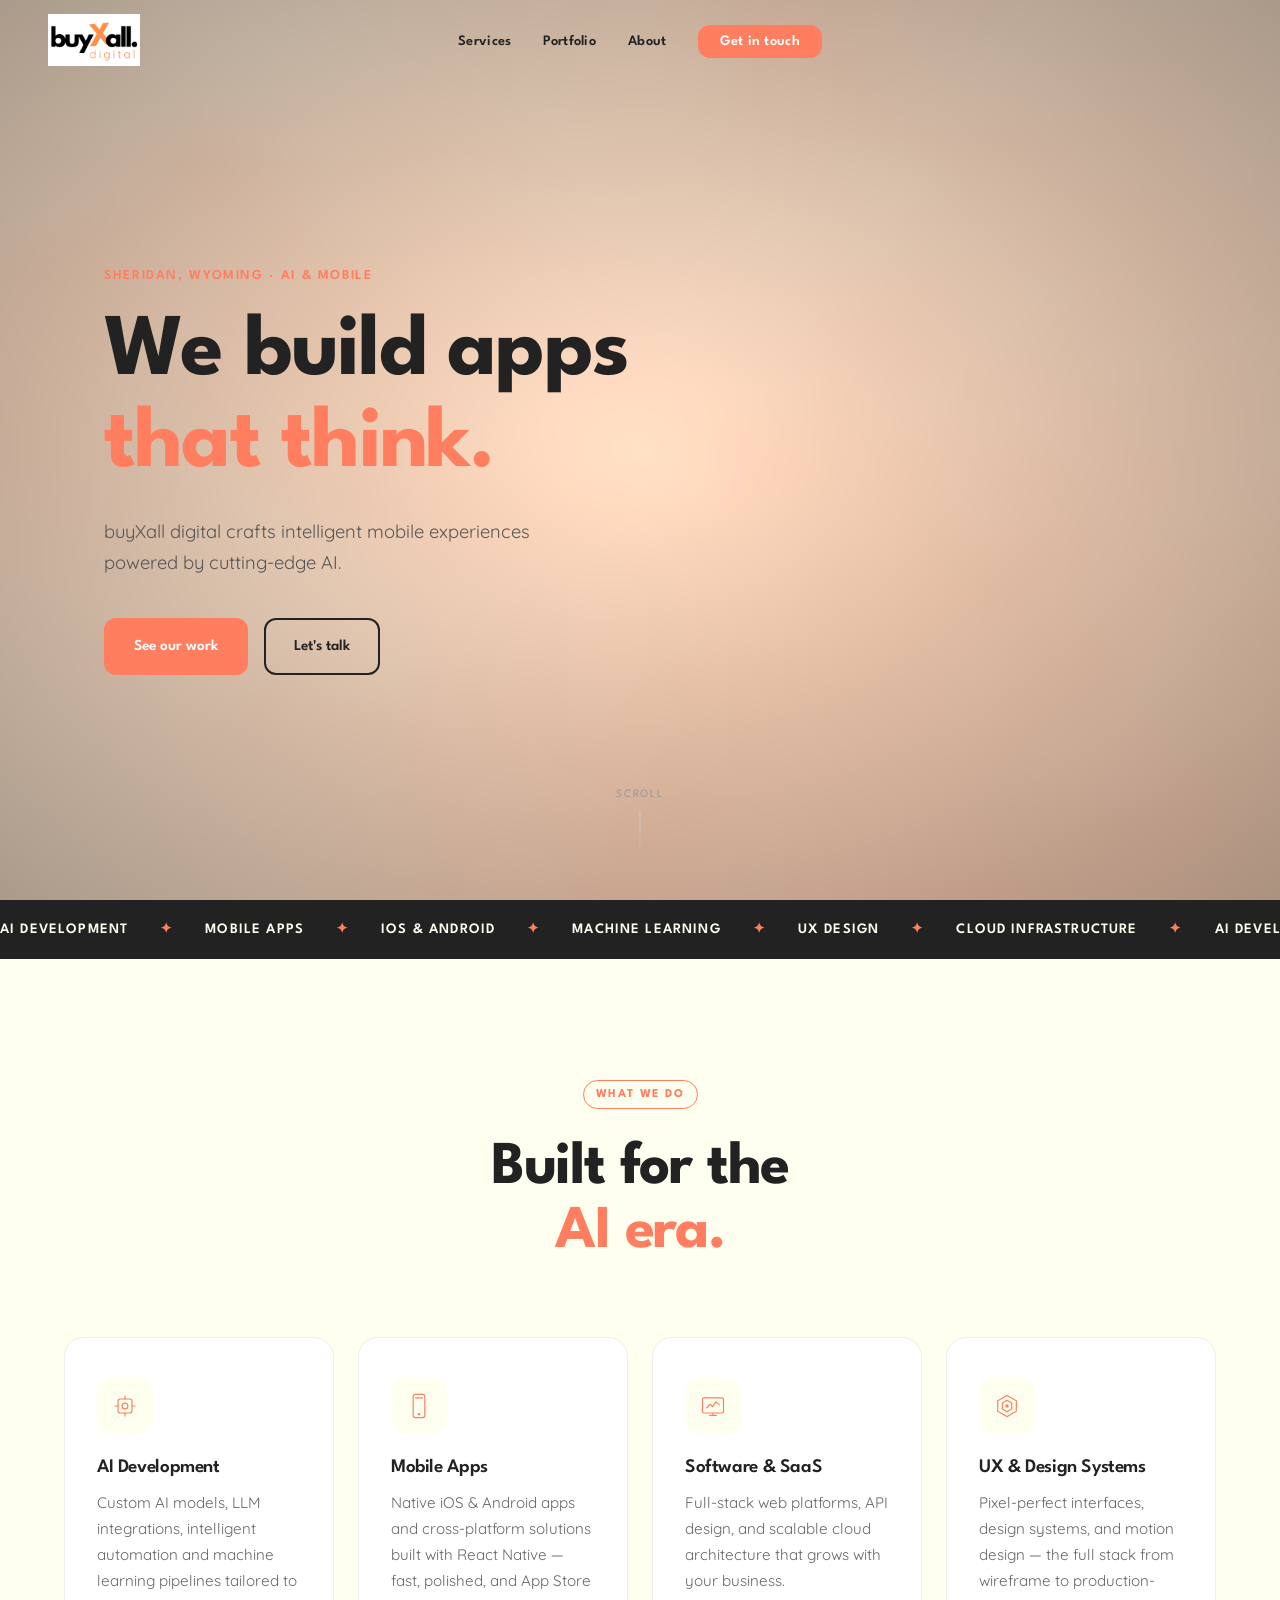
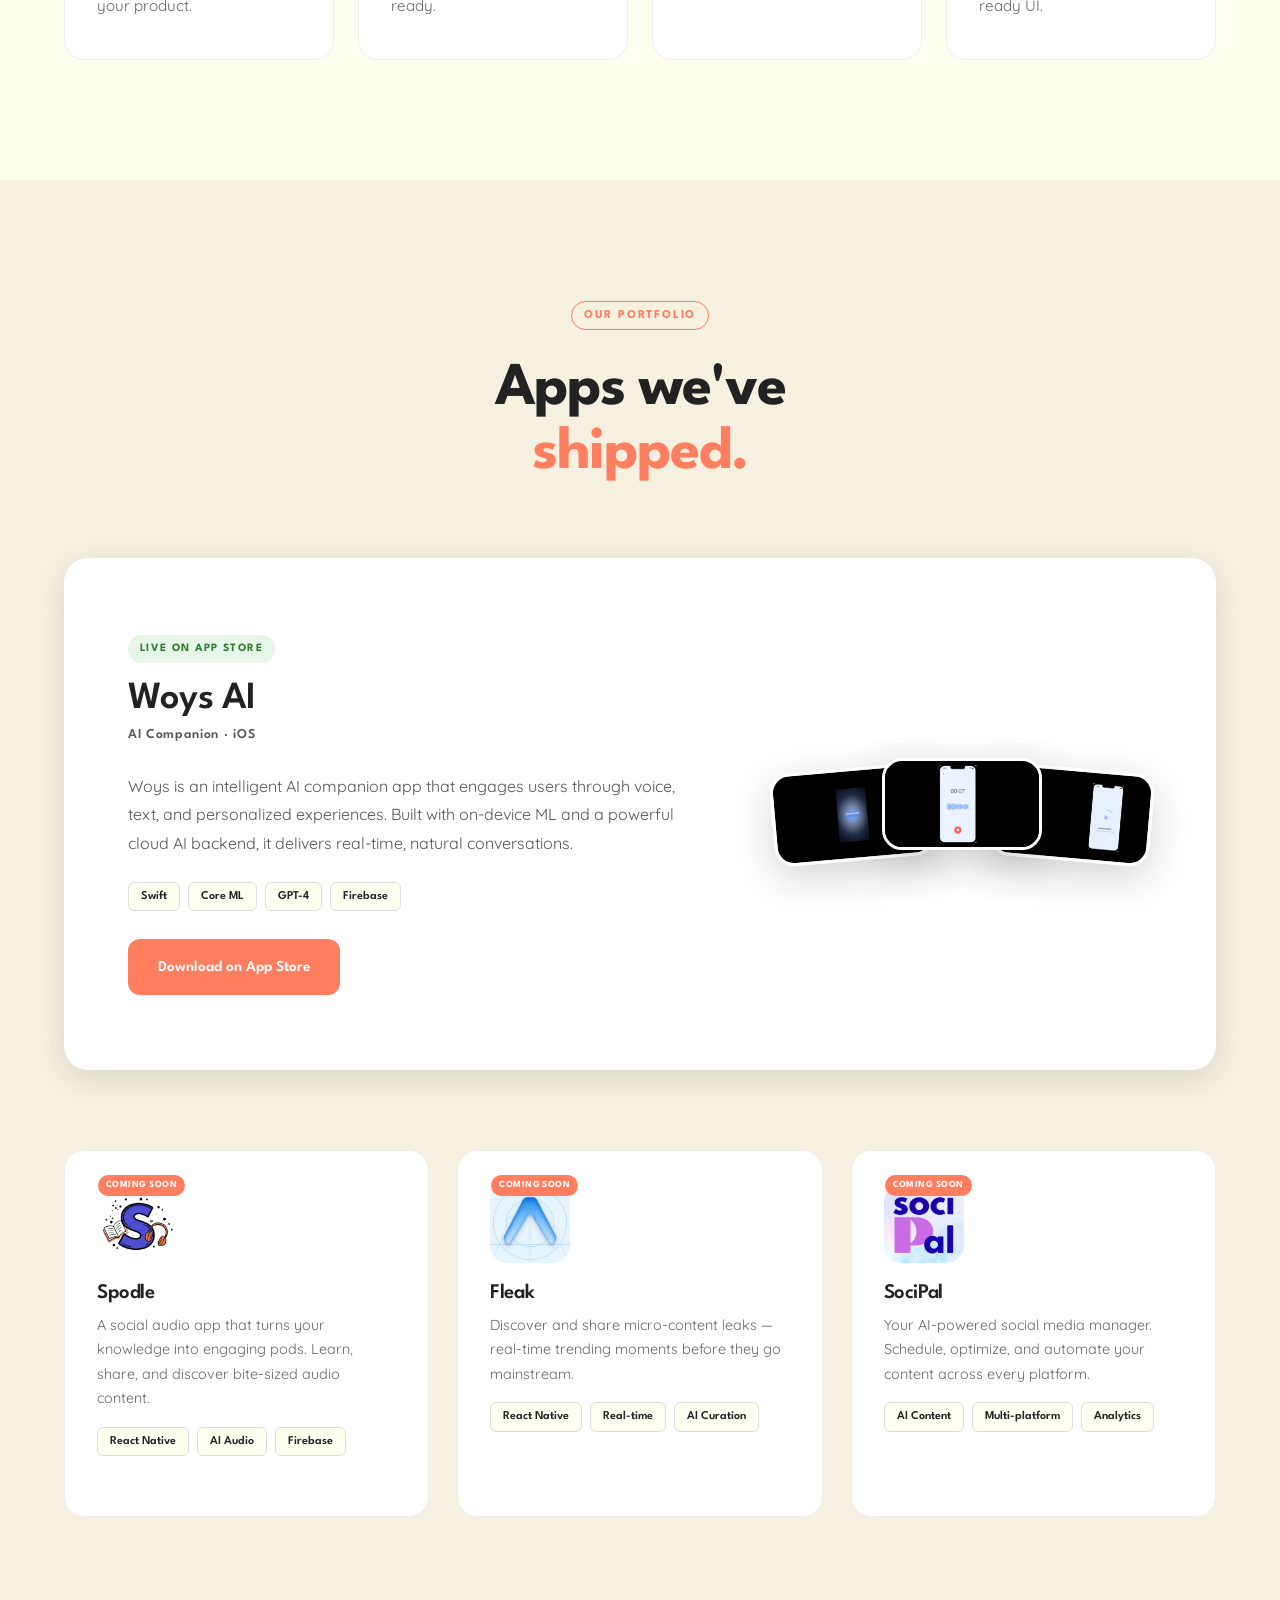
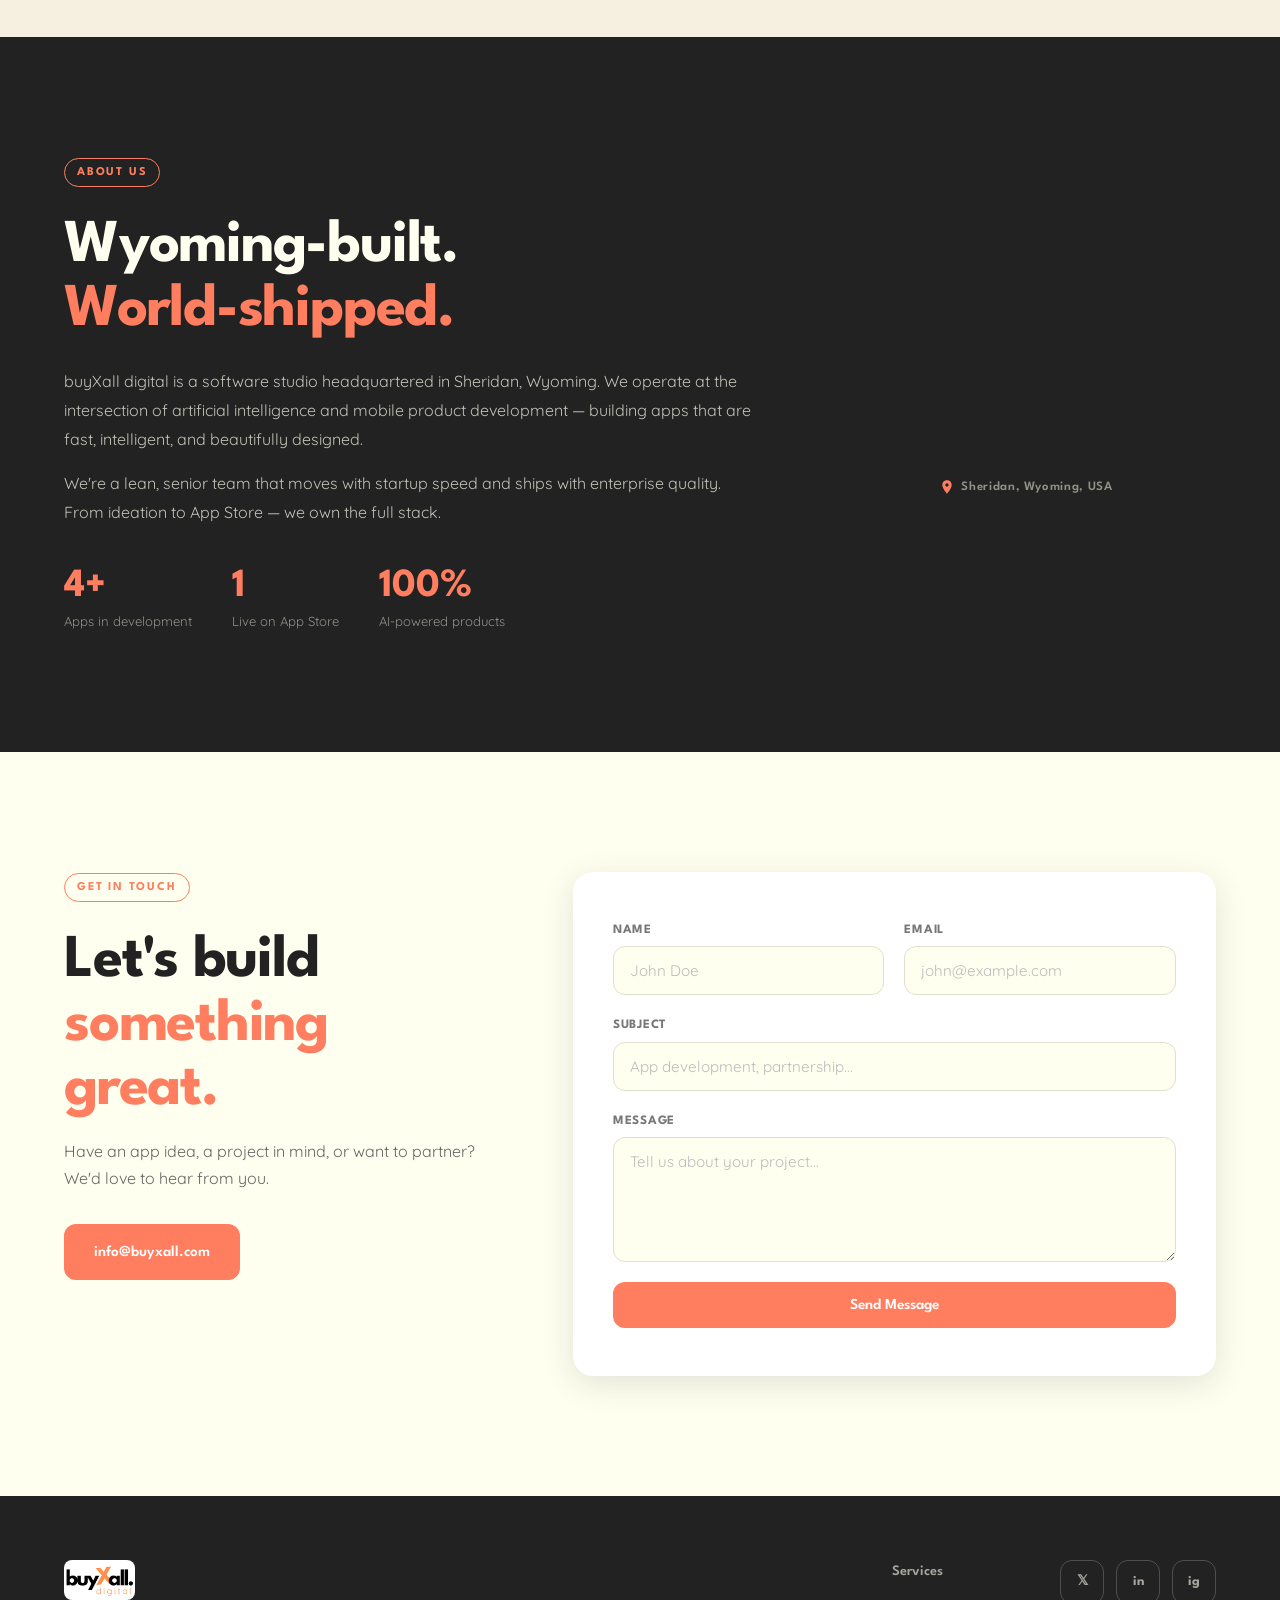
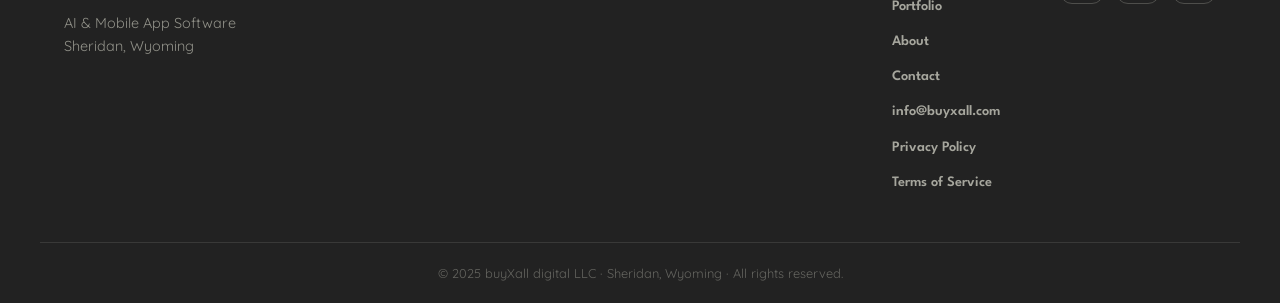
<file: index.html>
<!DOCTYPE html>
<html lang="en">
<head>
  <meta charset="UTF-8" />
  <meta name="viewport" content="width=device-width, initial-scale=1.0" />
  <title>buyXall digital — AI & Mobile App Software</title>
  <meta name="description" content="buyXall digital is an AI & Mobile App software company based in Sheridan, Wyoming. We build intelligent apps that move fast." />
  <meta property="og:title" content="buyXall digital" />
  <meta property="og:description" content="AI & Mobile App Software Company — Sheridan, Wyoming" />
  <meta property="og:image" content="assets/images/logo-3d.png" />
  <link rel="icon" href="assets/images/logo-flat.png" type="image/png" />

  <!-- Google Fonts -->
  <link rel="preconnect" href="https://fonts.googleapis.com" />
  <link rel="preconnect" href="https://fonts.gstatic.com" crossorigin />
  <link href="https://fonts.googleapis.com/css2?family=League+Spartan:wght@400;600;700;900&family=Quicksand:wght@300;400;500;600&display=swap" rel="stylesheet" />

  <link rel="stylesheet" href="css/style.css" />
</head>
<body>

  <!-- ── NAV ─────────────────────────────────────────────── -->
  <nav class="nav" id="nav">
    <a href="#hero" class="nav-logo">
      <img src="assets/images/logo-flat.png?v=2" alt="buyXall digital" />
    </a>
    <ul class="nav-links">
      <li><a href="#services">Services</a></li>
      <li><a href="#portfolio">Portfolio</a></li>
      <li><a href="#about">About</a></li>
      <li><a href="#contact" class="nav-cta">Get in touch</a></li>
    </ul>
    <button class="nav-burger" id="burger" aria-label="Menu">
      <span></span><span></span><span></span>
    </button>
  </nav>

  <!-- Mobile menu -->
  <div class="mobile-menu" id="mobileMenu">
    <ul>
      <li><a href="#services" class="mobile-link">Services</a></li>
      <li><a href="#portfolio" class="mobile-link">Portfolio</a></li>
      <li><a href="#about" class="mobile-link">About</a></li>
      <li><a href="#contact" class="mobile-link">Get in touch</a></li>
    </ul>
  </div>

  <!-- ── HERO ─────────────────────────────────────────────── -->
  <section class="hero" id="hero">
    <canvas id="shaderCanvas"></canvas>

    <div class="hero-inner">
      <div class="hero-content">
        <p class="hero-eyebrow reveal">Sheridan, Wyoming · AI & Mobile</p>

        <h1 class="hero-title reveal">
          We build apps<br />
          <span class="accent">that think.</span>
        </h1>

        <p class="hero-sub reveal">
          buyXall digital crafts intelligent mobile experiences<br class="d-only" />
          powered by cutting-edge AI.
        </p>

        <div class="hero-actions reveal">
          <a href="#portfolio" class="btn btn-primary">See our work</a>
          <a href="#contact" class="btn btn-outline">Let's talk</a>
        </div>
      </div>

      <!-- 3D logo video -->
      <div class="hero-visual reveal-right">
        <video
          src="assets/video/logo-3d-rotation.mp4"
          autoplay muted loop playsinline
          class="hero-video"
        ></video>
      </div>
    </div>

    <div class="hero-scroll-hint">
      <span>Scroll</span>
      <div class="scroll-line"></div>
    </div>
  </section>

  <!-- ── MARQUEE ─────────────────────────────────────────── -->
  <div class="marquee-wrap">
    <div class="marquee-track">
      <span>AI Development</span>
      <span class="dot">✦</span>
      <span>Mobile Apps</span>
      <span class="dot">✦</span>
      <span>iOS & Android</span>
      <span class="dot">✦</span>
      <span>Machine Learning</span>
      <span class="dot">✦</span>
      <span>UX Design</span>
      <span class="dot">✦</span>
      <span>Cloud Infrastructure</span>
      <span class="dot">✦</span>
      <span>AI Development</span>
      <span class="dot">✦</span>
      <span>Mobile Apps</span>
      <span class="dot">✦</span>
      <span>iOS & Android</span>
      <span class="dot">✦</span>
      <span>Machine Learning</span>
      <span class="dot">✦</span>
      <span>UX Design</span>
      <span class="dot">✦</span>
      <span>Cloud Infrastructure</span>
      <span class="dot">✦</span>
    </div>
  </div>

  <!-- ── SERVICES ──────────────────────────────────────────── -->
  <section class="section services" id="services">
    <div class="container">
      <div class="section-header reveal">
        <span class="label">What we do</span>
        <h2>Built for the<br /><span class="accent">AI era.</span></h2>
      </div>

      <div class="services-grid">
        <div class="service-card reveal">
          <div class="service-icon">
            <svg viewBox="0 0 48 48" fill="none" xmlns="http://www.w3.org/2000/svg">
              <rect x="12" y="12" width="24" height="24" rx="4" stroke="currentColor" stroke-width="2"/>
              <circle cx="24" cy="24" r="5" stroke="currentColor" stroke-width="2"/>
              <line x1="24" y1="12" x2="24" y2="7" stroke="currentColor" stroke-width="2" stroke-linecap="round"/>
              <line x1="24" y1="36" x2="24" y2="41" stroke="currentColor" stroke-width="2" stroke-linecap="round"/>
              <line x1="12" y1="24" x2="7" y2="24" stroke="currentColor" stroke-width="2" stroke-linecap="round"/>
              <line x1="36" y1="24" x2="41" y2="24" stroke="currentColor" stroke-width="2" stroke-linecap="round"/>
            </svg>
          </div>
          <h3>AI Development</h3>
          <p>Custom AI models, LLM integrations, intelligent automation and machine learning pipelines tailored to your product.</p>
        </div>

        <div class="service-card reveal">
          <div class="service-icon">
            <svg viewBox="0 0 48 48" fill="none" xmlns="http://www.w3.org/2000/svg">
              <rect x="14" y="4" width="20" height="40" rx="4" stroke="currentColor" stroke-width="2"/>
              <circle cx="24" cy="38" r="2" fill="currentColor"/>
              <line x1="18" y1="10" x2="30" y2="10" stroke="currentColor" stroke-width="2" stroke-linecap="round"/>
            </svg>
          </div>
          <h3>Mobile Apps</h3>
          <p>Native iOS & Android apps and cross-platform solutions built with React Native — fast, polished, and App Store ready.</p>
        </div>

        <div class="service-card reveal">
          <div class="service-icon">
            <svg viewBox="0 0 48 48" fill="none" xmlns="http://www.w3.org/2000/svg">
              <rect x="6" y="10" width="36" height="26" rx="3" stroke="currentColor" stroke-width="2"/>
              <line x1="18" y1="40" x2="30" y2="40" stroke="currentColor" stroke-width="2" stroke-linecap="round"/>
              <line x1="24" y1="36" x2="24" y2="40" stroke="currentColor" stroke-width="2" stroke-linecap="round"/>
              <polyline points="13,27 19,21 23,25 29,17 35,22" stroke="currentColor" stroke-width="2" stroke-linecap="round" stroke-linejoin="round"/>
            </svg>
          </div>
          <h3>Software & SaaS</h3>
          <p>Full-stack web platforms, API design, and scalable cloud architecture that grows with your business.</p>
        </div>

        <div class="service-card reveal">
          <div class="service-icon">
            <svg viewBox="0 0 48 48" fill="none" xmlns="http://www.w3.org/2000/svg">
              <path d="M24 6 L40 15 L40 33 L24 42 L8 33 L8 15 Z" stroke="currentColor" stroke-width="2"/>
              <path d="M24 14 L32 19 L32 29 L24 34 L16 29 L16 19 Z" stroke="currentColor" stroke-width="2"/>
              <circle cx="24" cy="24" r="3" fill="currentColor"/>
            </svg>
          </div>
          <h3>UX & Design Systems</h3>
          <p>Pixel-perfect interfaces, design systems, and motion design — the full stack from wireframe to production-ready UI.</p>
        </div>
      </div>
    </div>
  </section>

  <!-- ── PORTFOLIO ─────────────────────────────────────────── -->
  <section class="section portfolio" id="portfolio">
    <div class="container">
      <div class="section-header reveal">
        <span class="label">Our portfolio</span>
        <h2>Apps we've<br /><span class="accent">shipped.</span></h2>
      </div>

      <!-- Woys AI — LIVE -->
      <div class="app-feature reveal">
        <div class="app-feature-text">
          <div class="app-badge live">Live on App Store</div>
          <h3>Woys AI</h3>
          <p class="app-tag">AI Companion · iOS</p>
          <p>Woys is an intelligent AI companion app that engages users through voice, text, and personalized experiences. Built with on-device ML and a powerful cloud AI backend, it delivers real-time, natural conversations.</p>
          <div class="app-tech">
            <span>Swift</span>
            <span>Core ML</span>
            <span>GPT-4</span>
            <span>Firebase</span>
          </div>
          <a href="https://apps.apple.com" class="btn btn-primary" target="_blank" rel="noopener">Download on App Store</a>
        </div>
        <div class="app-feature-visual">
          <div class="app-screenshots">
            <img src="assets/images/woys-ss-1.png" alt="Woys AI screenshot" class="ss ss-1" loading="lazy" />
            <img src="assets/images/woys-ss-2.png" alt="Woys AI screenshot" class="ss ss-2" loading="lazy" />
            <img src="assets/images/woys-ss-3.png" alt="Woys AI screenshot" class="ss ss-3" loading="lazy" />
          </div>
        </div>
      </div>

      <!-- Coming Soon Apps -->
      <div class="coming-soon-grid">
        <div class="coming-card reveal">
          <div class="coming-card-img">
            <img src="assets/images/spodle-icon.png" alt="Spodle" loading="lazy" />
            <div class="soon-badge">Coming Soon</div>
          </div>
          <h4>Spodle</h4>
          <p>A social audio app that turns your knowledge into engaging pods. Learn, share, and discover bite-sized audio content.</p>
          <div class="app-tech">
            <span>React Native</span>
            <span>AI Audio</span>
            <span>Firebase</span>
          </div>
        </div>

        <div class="coming-card reveal">
          <div class="coming-card-img fleak-img">
            <img src="assets/images/fleak-icon.png" alt="Fleak" loading="lazy" />
            <div class="soon-badge">Coming Soon</div>
          </div>
          <h4>Fleak</h4>
          <p>Discover and share micro-content leaks — real-time trending moments before they go mainstream.</p>
          <div class="app-tech">
            <span>React Native</span>
            <span>Real-time</span>
            <span>AI Curation</span>
          </div>
        </div>

        <div class="coming-card reveal">
          <div class="coming-card-img socipal-img">
            <img src="assets/images/socipal-icon.png" alt="SociPal" loading="lazy" />
            <div class="soon-badge">Coming Soon</div>
          </div>
          <h4>SociPal</h4>
          <p>Your AI-powered social media manager. Schedule, optimize, and automate your content across every platform.</p>
          <div class="app-tech">
            <span>AI Content</span>
            <span>Multi-platform</span>
            <span>Analytics</span>
          </div>
        </div>
      </div>
    </div>
  </section>

  <!-- ── ABOUT ──────────────────────────────────────────────── -->
  <section class="section about" id="about">
    <div class="container about-inner">
      <div class="about-text reveal">
        <span class="label">About us</span>
        <h2>Wyoming-built.<br /><span class="accent">World-shipped.</span></h2>
        <p>buyXall digital is a software studio headquartered in Sheridan, Wyoming. We operate at the intersection of artificial intelligence and mobile product development — building apps that are fast, intelligent, and beautifully designed.</p>
        <p>We're a lean, senior team that moves with startup speed and ships with enterprise quality. From ideation to App Store — we own the full stack.</p>
        <div class="about-stats">
          <div class="stat">
            <span class="stat-num">4+</span>
            <span class="stat-label">Apps in development</span>
          </div>
          <div class="stat">
            <span class="stat-num">1</span>
            <span class="stat-label">Live on App Store</span>
          </div>
          <div class="stat">
            <span class="stat-num">100%</span>
            <span class="stat-label">AI-powered products</span>
          </div>
        </div>
      </div>

      <div class="about-visual reveal-right">
        <video
          src="assets/video/logo-3d-rotation.mp4"
          autoplay muted loop playsinline
          class="about-video"
        ></video>
        <div class="about-location">
          <svg width="16" height="16" viewBox="0 0 24 24" fill="currentColor">
            <path d="M12 2C8.13 2 5 5.13 5 9c0 5.25 7 13 7 13s7-7.75 7-13c0-3.87-3.13-7-7-7zm0 9.5c-1.38 0-2.5-1.12-2.5-2.5s1.12-2.5 2.5-2.5 2.5 1.12 2.5 2.5-1.12 2.5-2.5 2.5z"/>
          </svg>
          Sheridan, Wyoming, USA
        </div>
      </div>
    </div>
  </section>

  <!-- ── CONTACT ────────────────────────────────────────────── -->
  <section class="section contact" id="contact">
    <div class="container contact-inner">
      <div class="contact-text reveal">
        <span class="label">Get in touch</span>
        <h2>Let's build<br /><span class="accent">something great.</span></h2>
        <p>Have an app idea, a project in mind, or want to partner? We'd love to hear from you.</p>
        <a href="mailto:info@buyxall.com" class="btn btn-primary">info@buyxall.com</a>
      </div>

      <form class="contact-form reveal" id="contactForm">
        <div class="form-row">
          <div class="form-group">
            <label for="name">Name</label>
            <input type="text" id="name" name="name" placeholder="John Doe" required />
          </div>
          <div class="form-group">
            <label for="email">Email</label>
            <input type="email" id="email" name="email" placeholder="john@example.com" required />
          </div>
        </div>
        <div class="form-group">
          <label for="subject">Subject</label>
          <input type="text" id="subject" name="subject" placeholder="App development, partnership..." />
        </div>
        <div class="form-group">
          <label for="message">Message</label>
          <textarea id="message" name="message" rows="5" placeholder="Tell us about your project..." required></textarea>
        </div>
        <button type="submit" class="btn btn-primary btn-full">Send Message</button>
      </form>
    </div>
  </section>

  <!-- ── FOOTER ─────────────────────────────────────────────── -->
  <footer class="footer">
    <div class="container footer-inner">
      <div class="footer-brand">
        <img src="assets/images/logo-flat.png?v=2" alt="buyXall digital" class="footer-logo" />
        <p>AI & Mobile App Software<br />Sheridan, Wyoming</p>
      </div>
      <div class="footer-links">
        <a href="#services">Services</a>
        <a href="#portfolio">Portfolio</a>
        <a href="#about">About</a>
        <a href="#contact">Contact</a>
        <a href="mailto:info@buyxall.com">info@buyxall.com</a>
        <a href="privacy.html">Privacy Policy</a>
        <a href="terms.html">Terms of Service</a>
      </div>
      <div class="footer-social">
        <!-- Social links placeholder -->
        <a href="#" aria-label="Twitter" class="social-icon">𝕏</a>
        <a href="#" aria-label="LinkedIn" class="social-icon">in</a>
        <a href="#" aria-label="Instagram" class="social-icon">ig</a>
      </div>
    </div>
    <div class="footer-bottom">
      <p>© 2025 buyXall digital LLC · Sheridan, Wyoming · All rights reserved.</p>
    </div>
  </footer>

  <script src="js/shader.js"></script>
  <script src="js/main.js"></script>
</body>
</html>
</file>
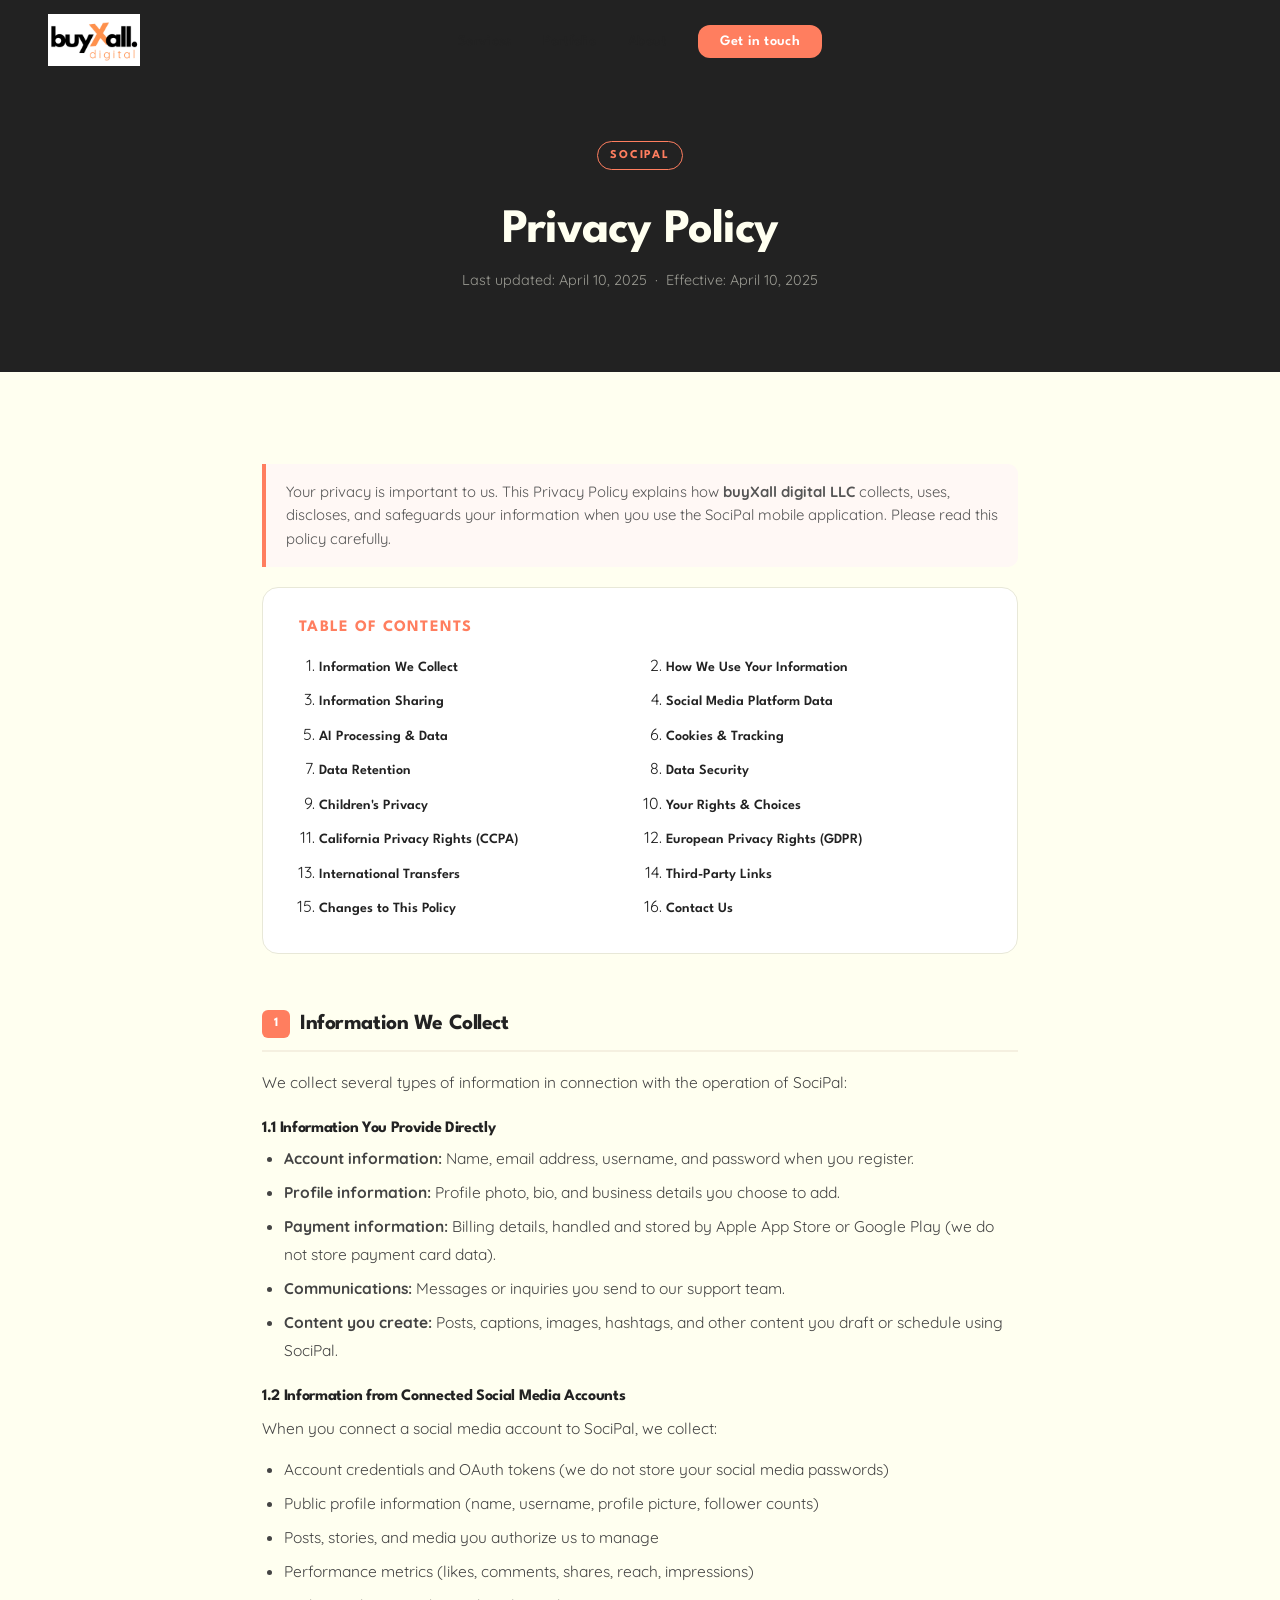
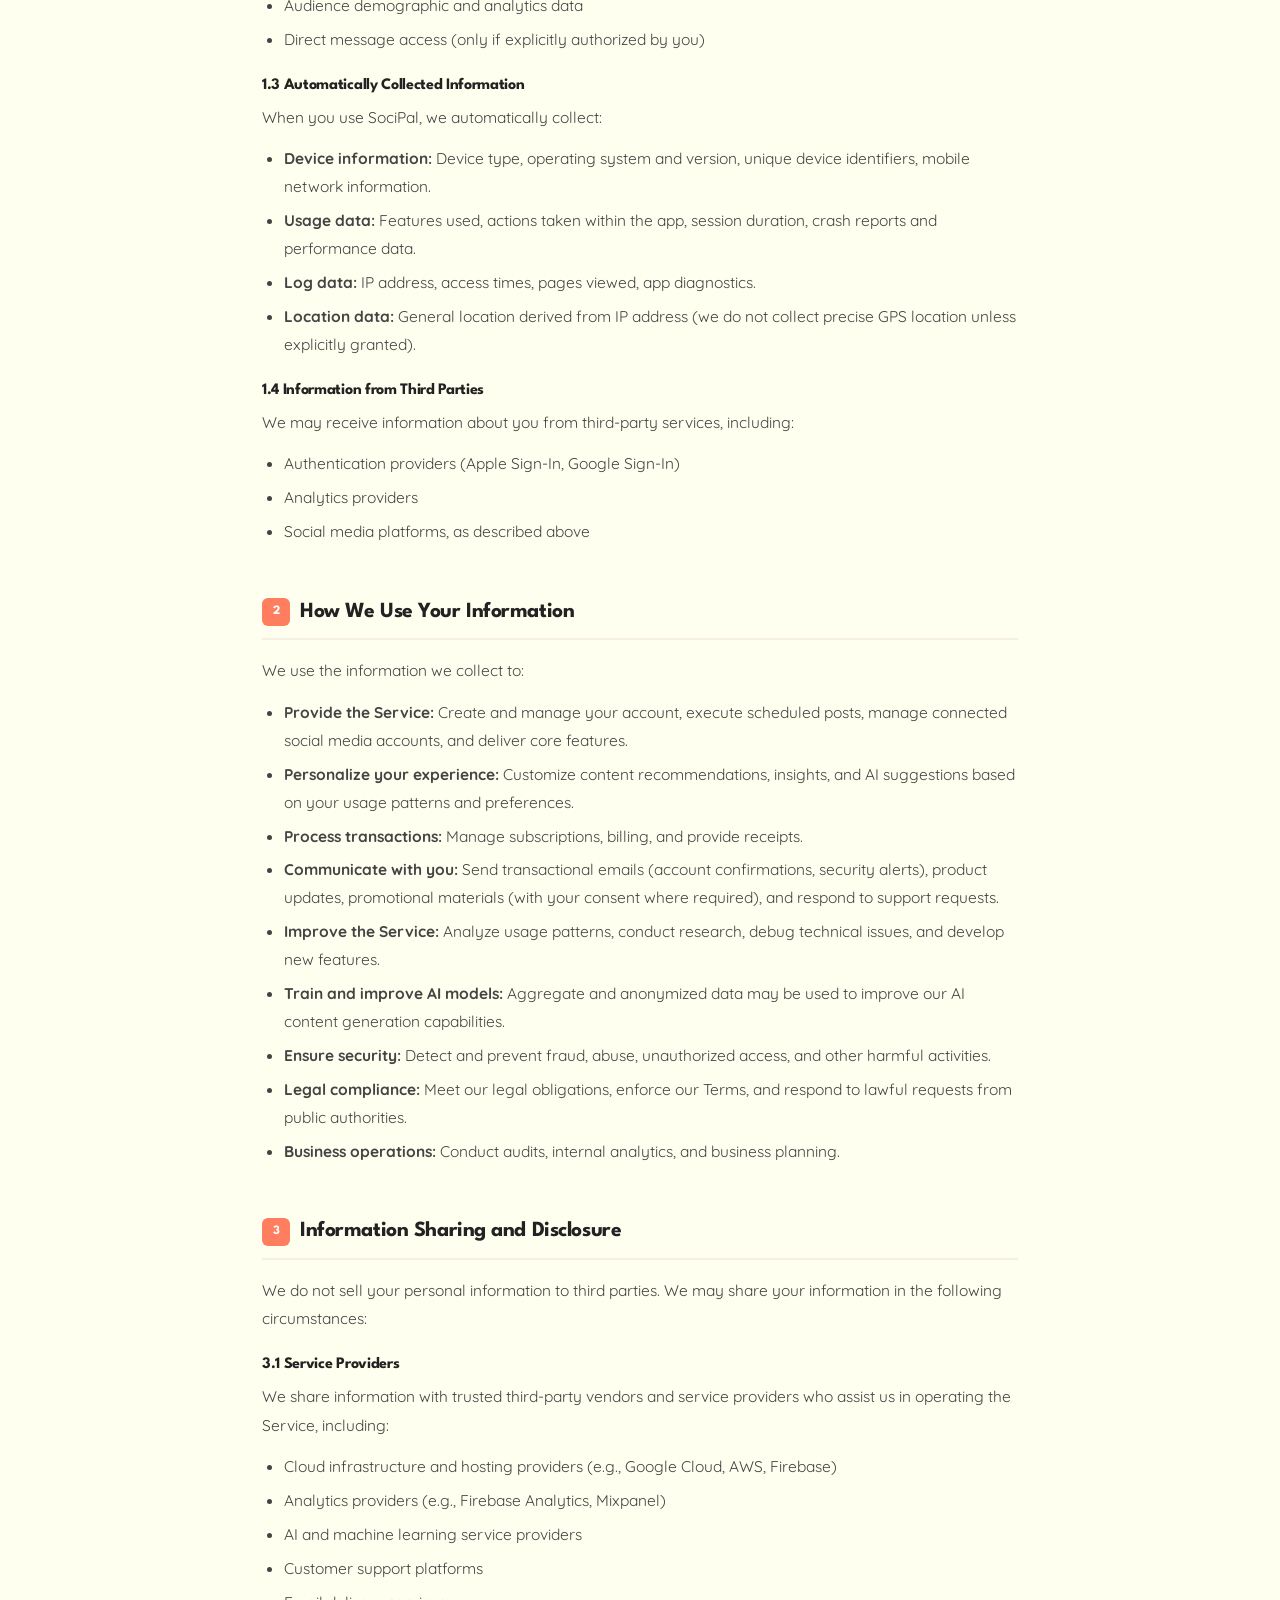
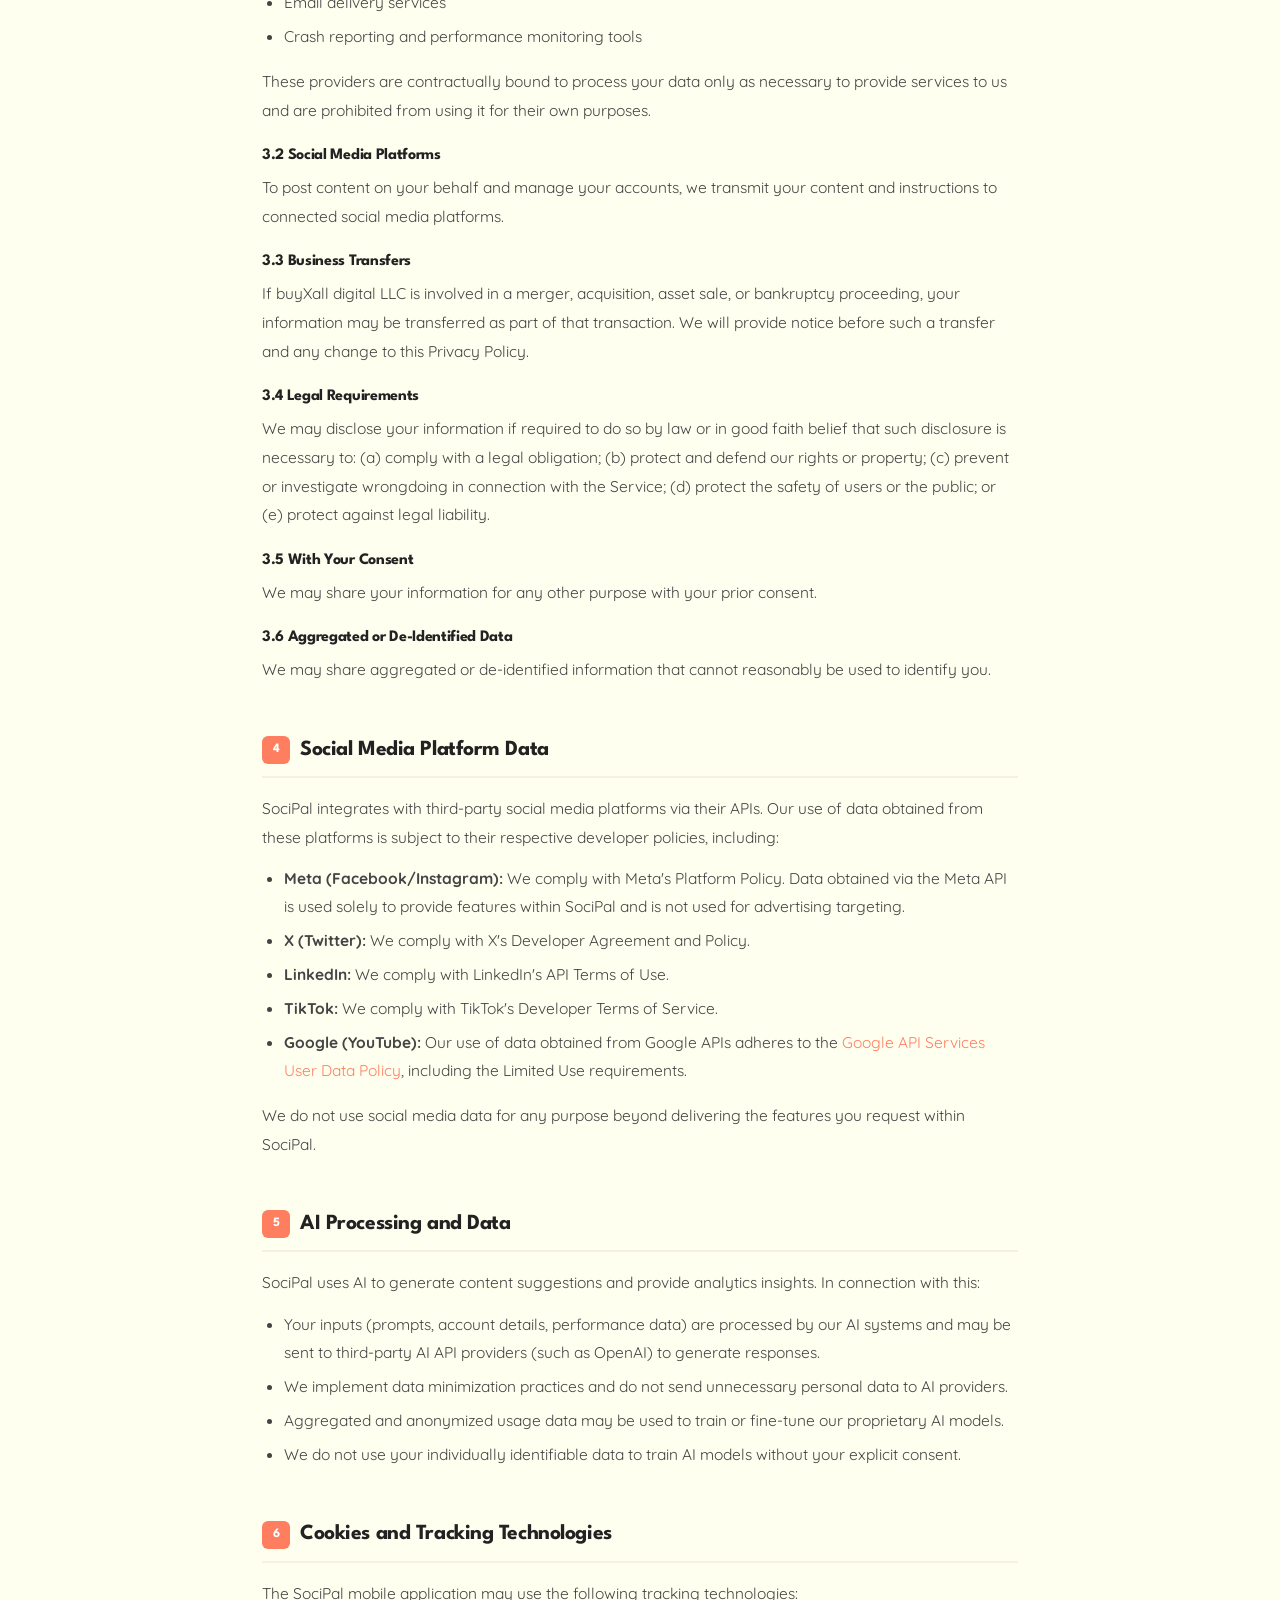
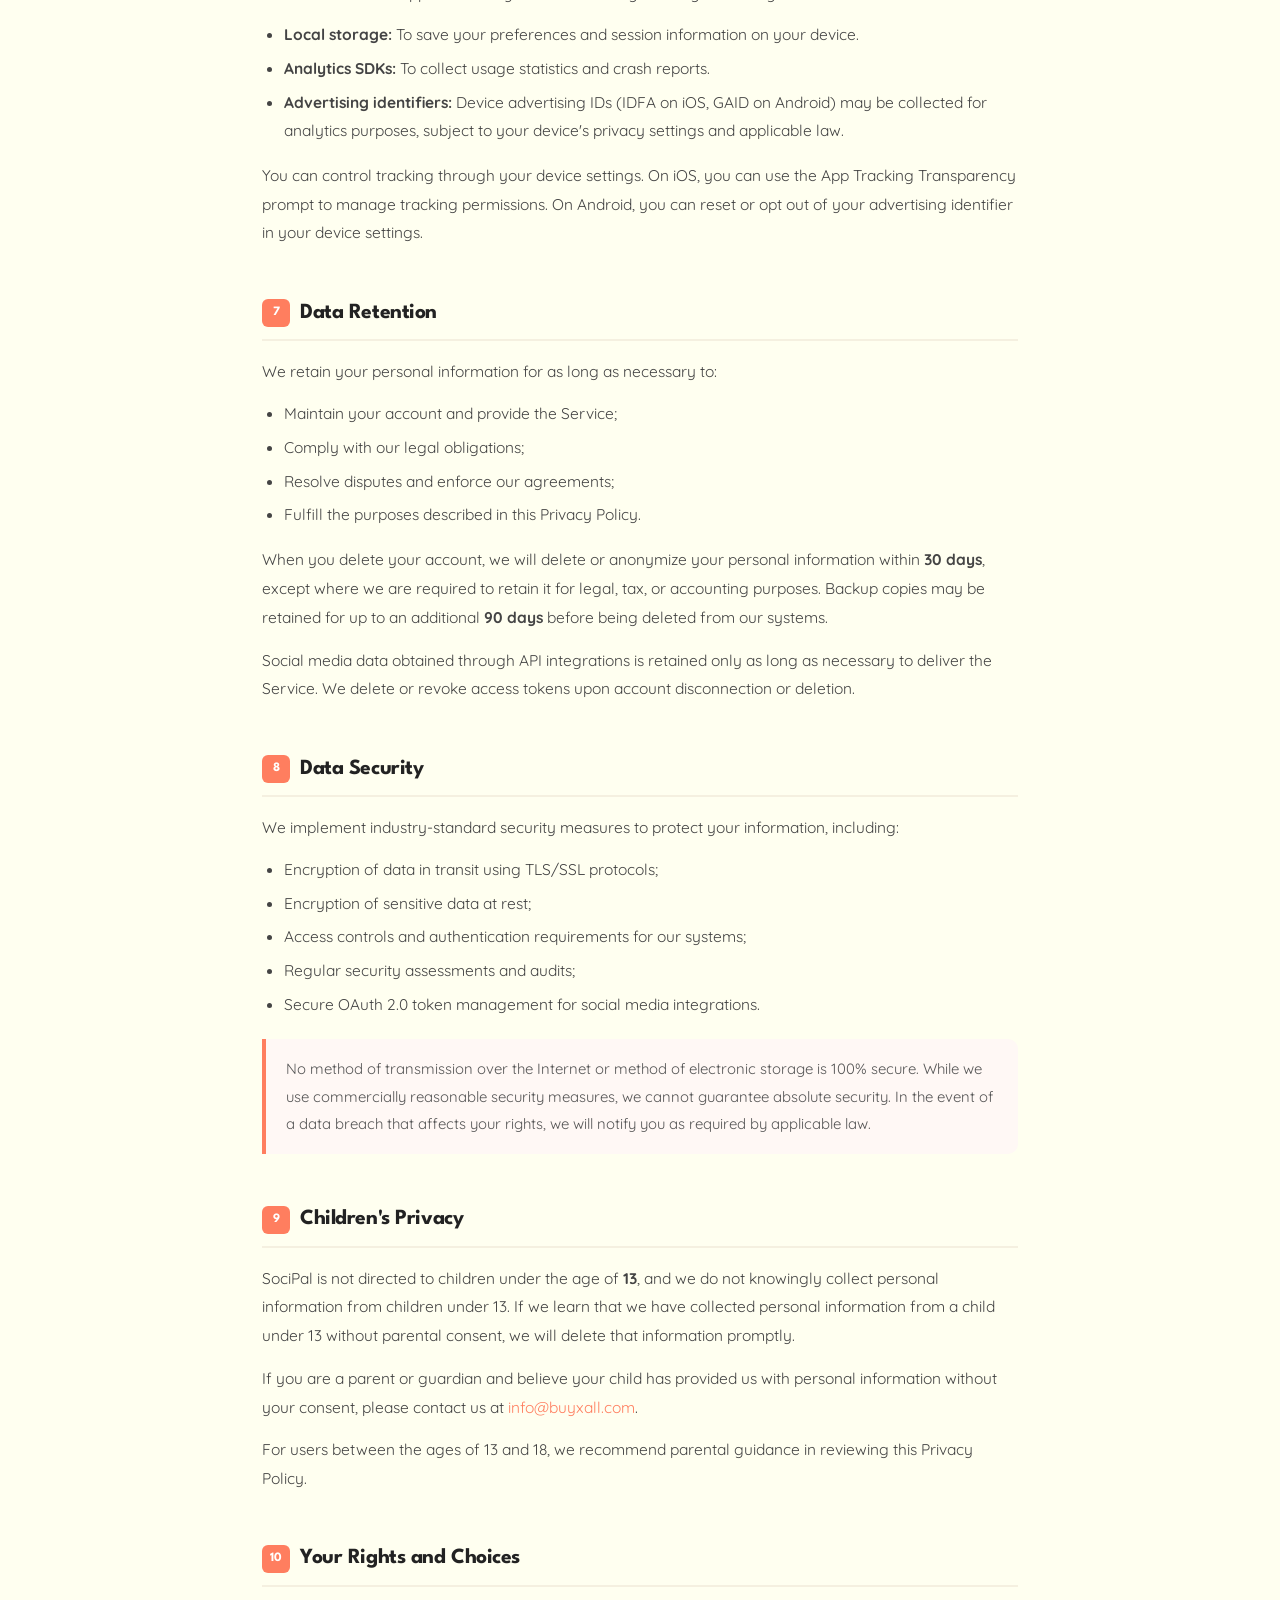
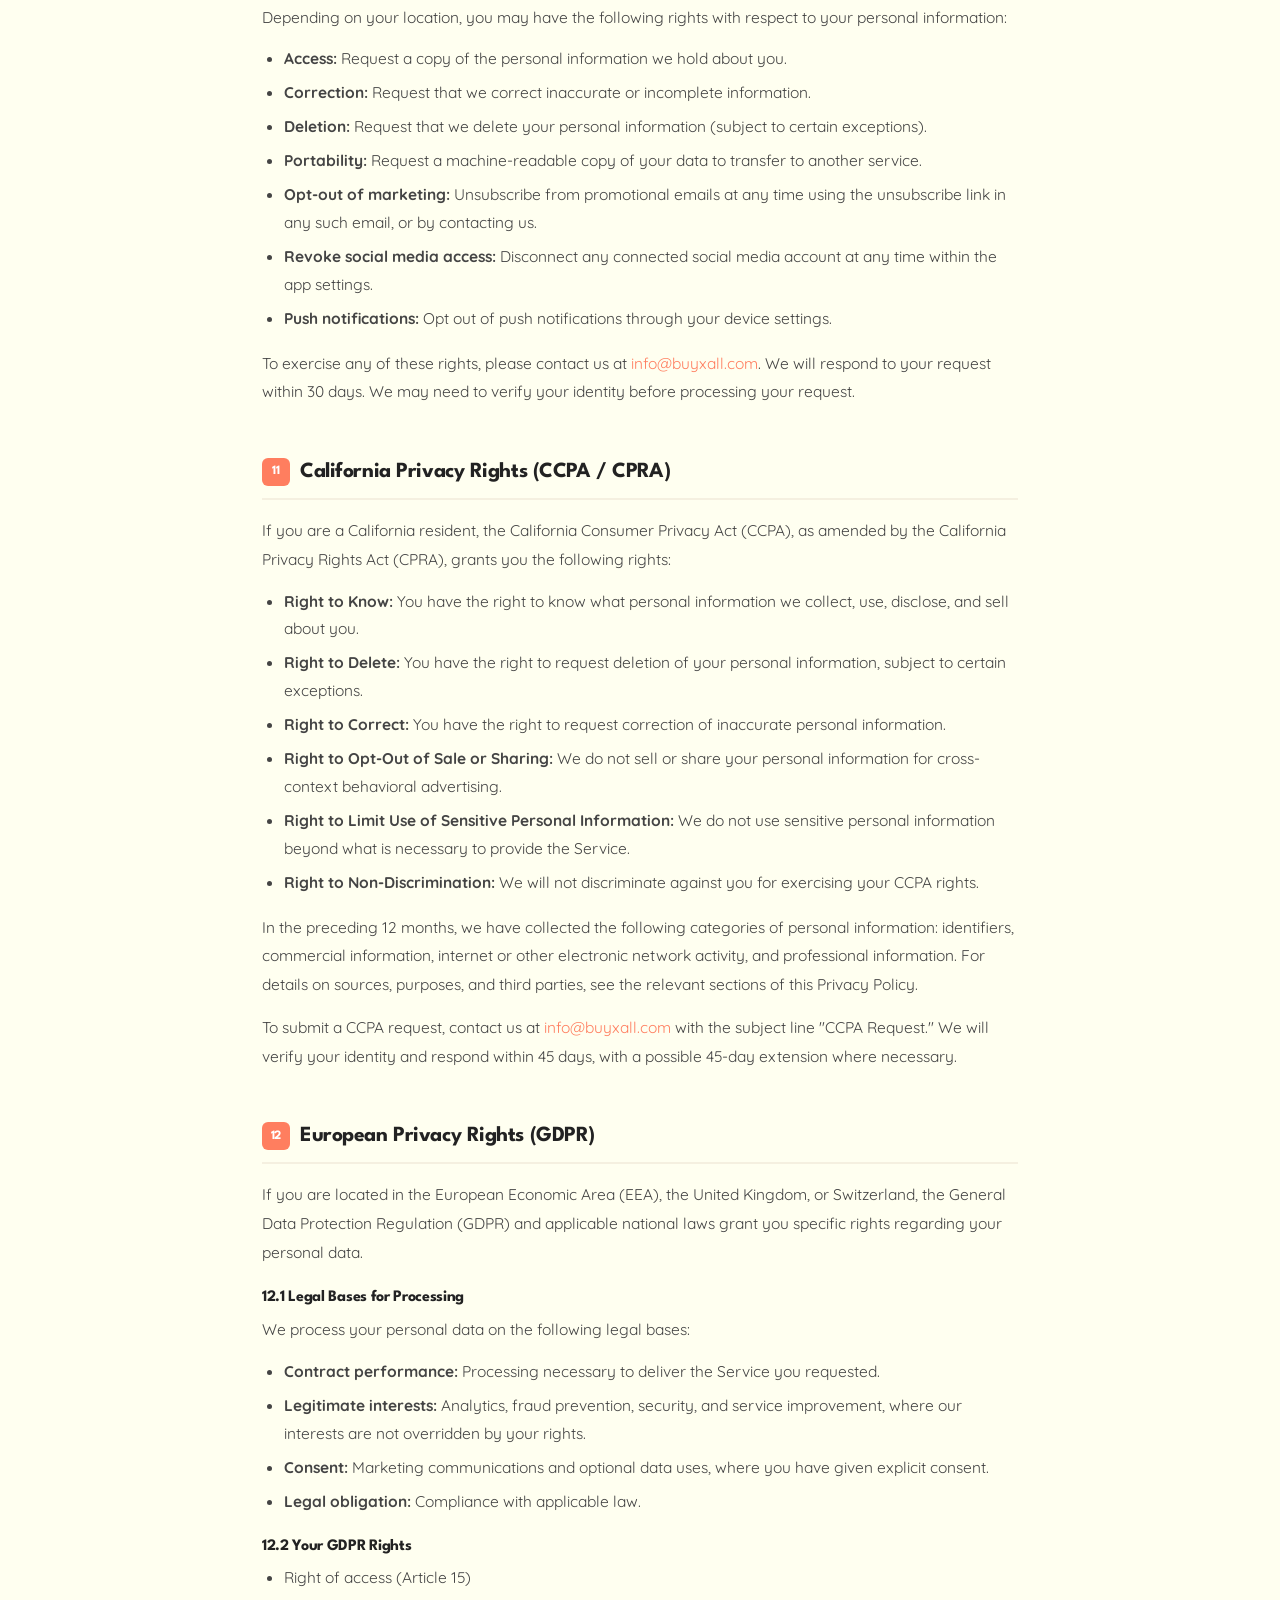
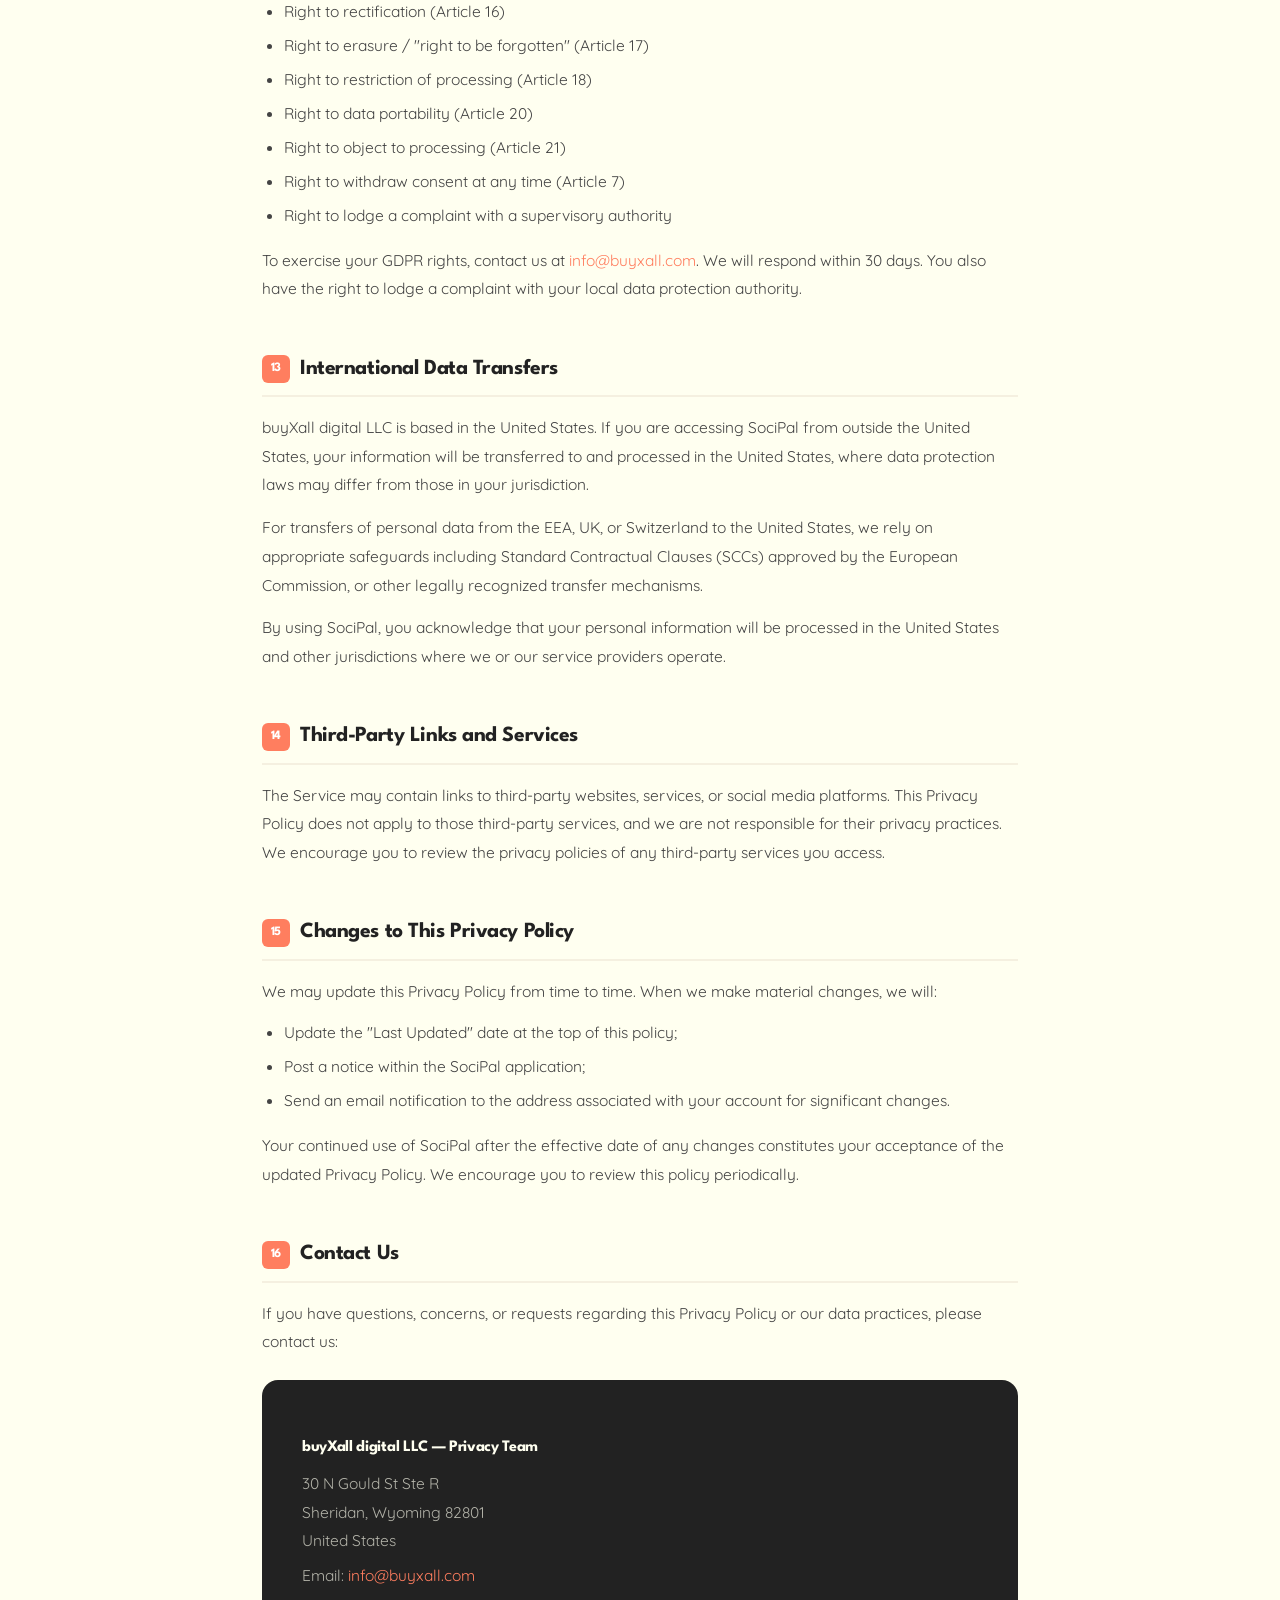
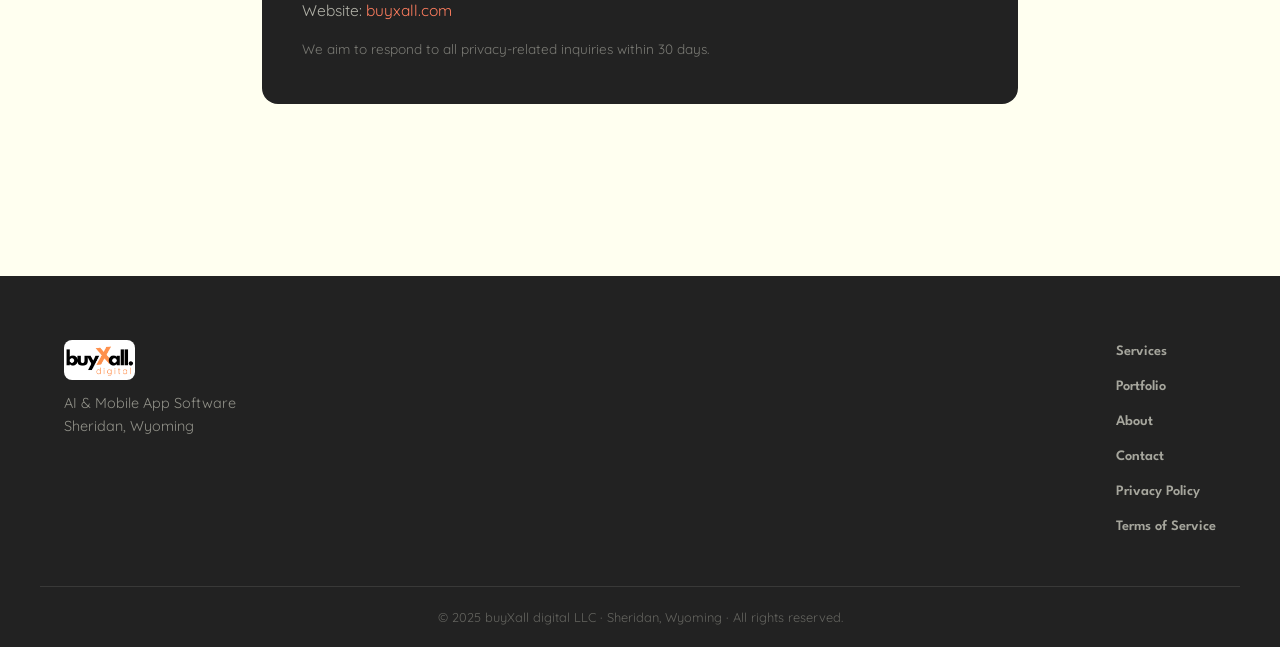
<file: privacy.html>
<!DOCTYPE html>
<html lang="en">
<head>
  <meta charset="UTF-8" />
  <meta name="viewport" content="width=device-width, initial-scale=1.0" />
  <title>Privacy Policy — SociPal by buyXall digital</title>
  <meta name="description" content="Privacy Policy for SociPal mobile application, operated by buyXall digital LLC. Learn how we collect, use, and protect your data." />
  <link rel="icon" href="assets/images/logo-flat.png" type="image/png" />
  <link rel="preconnect" href="https://fonts.googleapis.com" />
  <link rel="preconnect" href="https://fonts.gstatic.com" crossorigin />
  <link href="https://fonts.googleapis.com/css2?family=League+Spartan:wght@400;600;700;900&family=Quicksand:wght@300;400;500;600&display=swap" rel="stylesheet" />
  <link rel="stylesheet" href="css/style.css" />
  <link rel="stylesheet" href="css/legal.css" />
</head>
<body>

  <!-- NAV -->
  <nav class="nav scrolled" id="nav">
    <a href="index.html" class="nav-logo">
      <img src="assets/images/logo-flat.png" alt="buyXall digital" />
    </a>
    <ul class="nav-links">
      <li><a href="index.html#services">Services</a></li>
      <li><a href="index.html#portfolio">Portfolio</a></li>
      <li><a href="index.html#about">About</a></li>
      <li><a href="index.html#contact" class="nav-cta">Get in touch</a></li>
    </ul>
  </nav>

  <!-- HERO -->
  <div class="legal-hero">
    <div class="container">
      <span class="label">SociPal</span>
      <h1>Privacy Policy</h1>
      <p>Last updated: April 10, 2025 &nbsp;·&nbsp; Effective: April 10, 2025</p>
    </div>
  </div>

  <!-- BODY -->
  <div class="legal-body">

    <div class="legal-highlight">
      <p>Your privacy is important to us. This Privacy Policy explains how <strong>buyXall digital LLC</strong> collects, uses, discloses, and safeguards your information when you use the SociPal mobile application. Please read this policy carefully.</p>
    </div>

    <!-- TABLE OF CONTENTS -->
    <div class="legal-toc">
      <h2>Table of Contents</h2>
      <ol>
        <li><a href="#information-collect">Information We Collect</a></li>
        <li><a href="#how-we-use">How We Use Your Information</a></li>
        <li><a href="#information-share">Information Sharing</a></li>
        <li><a href="#social-platforms">Social Media Platform Data</a></li>
        <li><a href="#ai-data">AI Processing & Data</a></li>
        <li><a href="#cookies">Cookies & Tracking</a></li>
        <li><a href="#retention">Data Retention</a></li>
        <li><a href="#security">Data Security</a></li>
        <li><a href="#children">Children's Privacy</a></li>
        <li><a href="#your-rights">Your Rights & Choices</a></li>
        <li><a href="#ccpa">California Privacy Rights (CCPA)</a></li>
        <li><a href="#gdpr">European Privacy Rights (GDPR)</a></li>
        <li><a href="#international">International Transfers</a></li>
        <li><a href="#third-party-links">Third-Party Links</a></li>
        <li><a href="#changes-pp">Changes to This Policy</a></li>
        <li><a href="#contact-pp">Contact Us</a></li>
      </ol>
    </div>

    <!-- 1 -->
    <div class="legal-section" id="information-collect">
      <h2><span class="sec-num">1</span> Information We Collect</h2>
      <p>We collect several types of information in connection with the operation of SociPal:</p>

      <h3>1.1 Information You Provide Directly</h3>
      <ul>
        <li><strong>Account information:</strong> Name, email address, username, and password when you register.</li>
        <li><strong>Profile information:</strong> Profile photo, bio, and business details you choose to add.</li>
        <li><strong>Payment information:</strong> Billing details, handled and stored by Apple App Store or Google Play (we do not store payment card data).</li>
        <li><strong>Communications:</strong> Messages or inquiries you send to our support team.</li>
        <li><strong>Content you create:</strong> Posts, captions, images, hashtags, and other content you draft or schedule using SociPal.</li>
      </ul>

      <h3>1.2 Information from Connected Social Media Accounts</h3>
      <p>When you connect a social media account to SociPal, we collect:</p>
      <ul>
        <li>Account credentials and OAuth tokens (we do not store your social media passwords)</li>
        <li>Public profile information (name, username, profile picture, follower counts)</li>
        <li>Posts, stories, and media you authorize us to manage</li>
        <li>Performance metrics (likes, comments, shares, reach, impressions)</li>
        <li>Audience demographic and analytics data</li>
        <li>Direct message access (only if explicitly authorized by you)</li>
      </ul>

      <h3>1.3 Automatically Collected Information</h3>
      <p>When you use SociPal, we automatically collect:</p>
      <ul>
        <li><strong>Device information:</strong> Device type, operating system and version, unique device identifiers, mobile network information.</li>
        <li><strong>Usage data:</strong> Features used, actions taken within the app, session duration, crash reports and performance data.</li>
        <li><strong>Log data:</strong> IP address, access times, pages viewed, app diagnostics.</li>
        <li><strong>Location data:</strong> General location derived from IP address (we do not collect precise GPS location unless explicitly granted).</li>
      </ul>

      <h3>1.4 Information from Third Parties</h3>
      <p>We may receive information about you from third-party services, including:</p>
      <ul>
        <li>Authentication providers (Apple Sign-In, Google Sign-In)</li>
        <li>Analytics providers</li>
        <li>Social media platforms, as described above</li>
      </ul>
    </div>

    <!-- 2 -->
    <div class="legal-section" id="how-we-use">
      <h2><span class="sec-num">2</span> How We Use Your Information</h2>
      <p>We use the information we collect to:</p>
      <ul>
        <li><strong>Provide the Service:</strong> Create and manage your account, execute scheduled posts, manage connected social media accounts, and deliver core features.</li>
        <li><strong>Personalize your experience:</strong> Customize content recommendations, insights, and AI suggestions based on your usage patterns and preferences.</li>
        <li><strong>Process transactions:</strong> Manage subscriptions, billing, and provide receipts.</li>
        <li><strong>Communicate with you:</strong> Send transactional emails (account confirmations, security alerts), product updates, promotional materials (with your consent where required), and respond to support requests.</li>
        <li><strong>Improve the Service:</strong> Analyze usage patterns, conduct research, debug technical issues, and develop new features.</li>
        <li><strong>Train and improve AI models:</strong> Aggregate and anonymized data may be used to improve our AI content generation capabilities.</li>
        <li><strong>Ensure security:</strong> Detect and prevent fraud, abuse, unauthorized access, and other harmful activities.</li>
        <li><strong>Legal compliance:</strong> Meet our legal obligations, enforce our Terms, and respond to lawful requests from public authorities.</li>
        <li><strong>Business operations:</strong> Conduct audits, internal analytics, and business planning.</li>
      </ul>
    </div>

    <!-- 3 -->
    <div class="legal-section" id="information-share">
      <h2><span class="sec-num">3</span> Information Sharing and Disclosure</h2>
      <p>We do not sell your personal information to third parties. We may share your information in the following circumstances:</p>

      <h3>3.1 Service Providers</h3>
      <p>We share information with trusted third-party vendors and service providers who assist us in operating the Service, including:</p>
      <ul>
        <li>Cloud infrastructure and hosting providers (e.g., Google Cloud, AWS, Firebase)</li>
        <li>Analytics providers (e.g., Firebase Analytics, Mixpanel)</li>
        <li>AI and machine learning service providers</li>
        <li>Customer support platforms</li>
        <li>Email delivery services</li>
        <li>Crash reporting and performance monitoring tools</li>
      </ul>
      <p>These providers are contractually bound to process your data only as necessary to provide services to us and are prohibited from using it for their own purposes.</p>

      <h3>3.2 Social Media Platforms</h3>
      <p>To post content on your behalf and manage your accounts, we transmit your content and instructions to connected social media platforms.</p>

      <h3>3.3 Business Transfers</h3>
      <p>If buyXall digital LLC is involved in a merger, acquisition, asset sale, or bankruptcy proceeding, your information may be transferred as part of that transaction. We will provide notice before such a transfer and any change to this Privacy Policy.</p>

      <h3>3.4 Legal Requirements</h3>
      <p>We may disclose your information if required to do so by law or in good faith belief that such disclosure is necessary to: (a) comply with a legal obligation; (b) protect and defend our rights or property; (c) prevent or investigate wrongdoing in connection with the Service; (d) protect the safety of users or the public; or (e) protect against legal liability.</p>

      <h3>3.5 With Your Consent</h3>
      <p>We may share your information for any other purpose with your prior consent.</p>

      <h3>3.6 Aggregated or De-Identified Data</h3>
      <p>We may share aggregated or de-identified information that cannot reasonably be used to identify you.</p>
    </div>

    <!-- 4 -->
    <div class="legal-section" id="social-platforms">
      <h2><span class="sec-num">4</span> Social Media Platform Data</h2>
      <p>SociPal integrates with third-party social media platforms via their APIs. Our use of data obtained from these platforms is subject to their respective developer policies, including:</p>
      <ul>
        <li><strong>Meta (Facebook/Instagram):</strong> We comply with Meta's Platform Policy. Data obtained via the Meta API is used solely to provide features within SociPal and is not used for advertising targeting.</li>
        <li><strong>X (Twitter):</strong> We comply with X's Developer Agreement and Policy.</li>
        <li><strong>LinkedIn:</strong> We comply with LinkedIn's API Terms of Use.</li>
        <li><strong>TikTok:</strong> We comply with TikTok's Developer Terms of Service.</li>
        <li><strong>Google (YouTube):</strong> Our use of data obtained from Google APIs adheres to the <a href="https://developers.google.com/terms/api-services-user-data-policy" target="_blank" rel="noopener">Google API Services User Data Policy</a>, including the Limited Use requirements.</li>
      </ul>
      <p>We do not use social media data for any purpose beyond delivering the features you request within SociPal.</p>
    </div>

    <!-- 5 -->
    <div class="legal-section" id="ai-data">
      <h2><span class="sec-num">5</span> AI Processing and Data</h2>
      <p>SociPal uses AI to generate content suggestions and provide analytics insights. In connection with this:</p>
      <ul>
        <li>Your inputs (prompts, account details, performance data) are processed by our AI systems and may be sent to third-party AI API providers (such as OpenAI) to generate responses.</li>
        <li>We implement data minimization practices and do not send unnecessary personal data to AI providers.</li>
        <li>Aggregated and anonymized usage data may be used to train or fine-tune our proprietary AI models.</li>
        <li>We do not use your individually identifiable data to train AI models without your explicit consent.</li>
      </ul>
    </div>

    <!-- 6 -->
    <div class="legal-section" id="cookies">
      <h2><span class="sec-num">6</span> Cookies and Tracking Technologies</h2>
      <p>The SociPal mobile application may use the following tracking technologies:</p>
      <ul>
        <li><strong>Local storage:</strong> To save your preferences and session information on your device.</li>
        <li><strong>Analytics SDKs:</strong> To collect usage statistics and crash reports.</li>
        <li><strong>Advertising identifiers:</strong> Device advertising IDs (IDFA on iOS, GAID on Android) may be collected for analytics purposes, subject to your device's privacy settings and applicable law.</li>
      </ul>
      <p>You can control tracking through your device settings. On iOS, you can use the App Tracking Transparency prompt to manage tracking permissions. On Android, you can reset or opt out of your advertising identifier in your device settings.</p>
    </div>

    <!-- 7 -->
    <div class="legal-section" id="retention">
      <h2><span class="sec-num">7</span> Data Retention</h2>
      <p>We retain your personal information for as long as necessary to:</p>
      <ul>
        <li>Maintain your account and provide the Service;</li>
        <li>Comply with our legal obligations;</li>
        <li>Resolve disputes and enforce our agreements;</li>
        <li>Fulfill the purposes described in this Privacy Policy.</li>
      </ul>
      <p>When you delete your account, we will delete or anonymize your personal information within <strong>30 days</strong>, except where we are required to retain it for legal, tax, or accounting purposes. Backup copies may be retained for up to an additional <strong>90 days</strong> before being deleted from our systems.</p>
      <p>Social media data obtained through API integrations is retained only as long as necessary to deliver the Service. We delete or revoke access tokens upon account disconnection or deletion.</p>
    </div>

    <!-- 8 -->
    <div class="legal-section" id="security">
      <h2><span class="sec-num">8</span> Data Security</h2>
      <p>We implement industry-standard security measures to protect your information, including:</p>
      <ul>
        <li>Encryption of data in transit using TLS/SSL protocols;</li>
        <li>Encryption of sensitive data at rest;</li>
        <li>Access controls and authentication requirements for our systems;</li>
        <li>Regular security assessments and audits;</li>
        <li>Secure OAuth 2.0 token management for social media integrations.</li>
      </ul>
      <div class="legal-highlight">
        <p>No method of transmission over the Internet or method of electronic storage is 100% secure. While we use commercially reasonable security measures, we cannot guarantee absolute security. In the event of a data breach that affects your rights, we will notify you as required by applicable law.</p>
      </div>
    </div>

    <!-- 9 -->
    <div class="legal-section" id="children">
      <h2><span class="sec-num">9</span> Children's Privacy</h2>
      <p>SociPal is not directed to children under the age of <strong>13</strong>, and we do not knowingly collect personal information from children under 13. If we learn that we have collected personal information from a child under 13 without parental consent, we will delete that information promptly.</p>
      <p>If you are a parent or guardian and believe your child has provided us with personal information without your consent, please contact us at <a href="mailto:info@buyxall.com">info@buyxall.com</a>.</p>
      <p>For users between the ages of 13 and 18, we recommend parental guidance in reviewing this Privacy Policy.</p>
    </div>

    <!-- 10 -->
    <div class="legal-section" id="your-rights">
      <h2><span class="sec-num">10</span> Your Rights and Choices</h2>
      <p>Depending on your location, you may have the following rights with respect to your personal information:</p>
      <ul>
        <li><strong>Access:</strong> Request a copy of the personal information we hold about you.</li>
        <li><strong>Correction:</strong> Request that we correct inaccurate or incomplete information.</li>
        <li><strong>Deletion:</strong> Request that we delete your personal information (subject to certain exceptions).</li>
        <li><strong>Portability:</strong> Request a machine-readable copy of your data to transfer to another service.</li>
        <li><strong>Opt-out of marketing:</strong> Unsubscribe from promotional emails at any time using the unsubscribe link in any such email, or by contacting us.</li>
        <li><strong>Revoke social media access:</strong> Disconnect any connected social media account at any time within the app settings.</li>
        <li><strong>Push notifications:</strong> Opt out of push notifications through your device settings.</li>
      </ul>
      <p>To exercise any of these rights, please contact us at <a href="mailto:info@buyxall.com">info@buyxall.com</a>. We will respond to your request within 30 days. We may need to verify your identity before processing your request.</p>
    </div>

    <!-- 11 -->
    <div class="legal-section" id="ccpa">
      <h2><span class="sec-num">11</span> California Privacy Rights (CCPA / CPRA)</h2>
      <p>If you are a California resident, the California Consumer Privacy Act (CCPA), as amended by the California Privacy Rights Act (CPRA), grants you the following rights:</p>
      <ul>
        <li><strong>Right to Know:</strong> You have the right to know what personal information we collect, use, disclose, and sell about you.</li>
        <li><strong>Right to Delete:</strong> You have the right to request deletion of your personal information, subject to certain exceptions.</li>
        <li><strong>Right to Correct:</strong> You have the right to request correction of inaccurate personal information.</li>
        <li><strong>Right to Opt-Out of Sale or Sharing:</strong> We do not sell or share your personal information for cross-context behavioral advertising.</li>
        <li><strong>Right to Limit Use of Sensitive Personal Information:</strong> We do not use sensitive personal information beyond what is necessary to provide the Service.</li>
        <li><strong>Right to Non-Discrimination:</strong> We will not discriminate against you for exercising your CCPA rights.</li>
      </ul>
      <p>In the preceding 12 months, we have collected the following categories of personal information: identifiers, commercial information, internet or other electronic network activity, and professional information. For details on sources, purposes, and third parties, see the relevant sections of this Privacy Policy.</p>
      <p>To submit a CCPA request, contact us at <a href="mailto:info@buyxall.com">info@buyxall.com</a> with the subject line "CCPA Request." We will verify your identity and respond within 45 days, with a possible 45-day extension where necessary.</p>
    </div>

    <!-- 12 -->
    <div class="legal-section" id="gdpr">
      <h2><span class="sec-num">12</span> European Privacy Rights (GDPR)</h2>
      <p>If you are located in the European Economic Area (EEA), the United Kingdom, or Switzerland, the General Data Protection Regulation (GDPR) and applicable national laws grant you specific rights regarding your personal data.</p>

      <h3>12.1 Legal Bases for Processing</h3>
      <p>We process your personal data on the following legal bases:</p>
      <ul>
        <li><strong>Contract performance:</strong> Processing necessary to deliver the Service you requested.</li>
        <li><strong>Legitimate interests:</strong> Analytics, fraud prevention, security, and service improvement, where our interests are not overridden by your rights.</li>
        <li><strong>Consent:</strong> Marketing communications and optional data uses, where you have given explicit consent.</li>
        <li><strong>Legal obligation:</strong> Compliance with applicable law.</li>
      </ul>

      <h3>12.2 Your GDPR Rights</h3>
      <ul>
        <li>Right of access (Article 15)</li>
        <li>Right to rectification (Article 16)</li>
        <li>Right to erasure / "right to be forgotten" (Article 17)</li>
        <li>Right to restriction of processing (Article 18)</li>
        <li>Right to data portability (Article 20)</li>
        <li>Right to object to processing (Article 21)</li>
        <li>Right to withdraw consent at any time (Article 7)</li>
        <li>Right to lodge a complaint with a supervisory authority</li>
      </ul>
      <p>To exercise your GDPR rights, contact us at <a href="mailto:info@buyxall.com">info@buyxall.com</a>. We will respond within 30 days. You also have the right to lodge a complaint with your local data protection authority.</p>
    </div>

    <!-- 13 -->
    <div class="legal-section" id="international">
      <h2><span class="sec-num">13</span> International Data Transfers</h2>
      <p>buyXall digital LLC is based in the United States. If you are accessing SociPal from outside the United States, your information will be transferred to and processed in the United States, where data protection laws may differ from those in your jurisdiction.</p>
      <p>For transfers of personal data from the EEA, UK, or Switzerland to the United States, we rely on appropriate safeguards including Standard Contractual Clauses (SCCs) approved by the European Commission, or other legally recognized transfer mechanisms.</p>
      <p>By using SociPal, you acknowledge that your personal information will be processed in the United States and other jurisdictions where we or our service providers operate.</p>
    </div>

    <!-- 14 -->
    <div class="legal-section" id="third-party-links">
      <h2><span class="sec-num">14</span> Third-Party Links and Services</h2>
      <p>The Service may contain links to third-party websites, services, or social media platforms. This Privacy Policy does not apply to those third-party services, and we are not responsible for their privacy practices. We encourage you to review the privacy policies of any third-party services you access.</p>
    </div>

    <!-- 15 -->
    <div class="legal-section" id="changes-pp">
      <h2><span class="sec-num">15</span> Changes to This Privacy Policy</h2>
      <p>We may update this Privacy Policy from time to time. When we make material changes, we will:</p>
      <ul>
        <li>Update the "Last Updated" date at the top of this policy;</li>
        <li>Post a notice within the SociPal application;</li>
        <li>Send an email notification to the address associated with your account for significant changes.</li>
      </ul>
      <p>Your continued use of SociPal after the effective date of any changes constitutes your acceptance of the updated Privacy Policy. We encourage you to review this policy periodically.</p>
    </div>

    <!-- 16 -->
    <div class="legal-section" id="contact-pp">
      <h2><span class="sec-num">16</span> Contact Us</h2>
      <p>If you have questions, concerns, or requests regarding this Privacy Policy or our data practices, please contact us:</p>
      <div class="legal-contact-box">
        <h3>buyXall digital LLC — Privacy Team</h3>
        <p>30 N Gould St Ste R<br />Sheridan, Wyoming 82801<br />United States</p>
        <p>Email: <a href="mailto:info@buyxall.com">info@buyxall.com</a></p>
        <p>Website: <a href="https://buyxall.com">buyxall.com</a></p>
        <p style="margin-top:12px; font-size:0.85rem; color:rgba(255,255,240,0.4);">We aim to respond to all privacy-related inquiries within 30 days.</p>
      </div>
    </div>

  </div>

  <!-- FOOTER -->
  <footer class="footer">
    <div class="container footer-inner">
      <div class="footer-brand">
        <img src="assets/images/logo-flat.png" alt="buyXall digital" class="footer-logo" />
        <p>AI & Mobile App Software<br />Sheridan, Wyoming</p>
      </div>
      <div class="footer-links">
        <a href="index.html#services">Services</a>
        <a href="index.html#portfolio">Portfolio</a>
        <a href="index.html#about">About</a>
        <a href="index.html#contact">Contact</a>
        <a href="privacy.html">Privacy Policy</a>
        <a href="terms.html">Terms of Service</a>
      </div>
    </div>
    <div class="footer-bottom">
      <p>© 2025 buyXall digital LLC · Sheridan, Wyoming · All rights reserved.</p>
    </div>
  </footer>

  <script>
    const nav = document.getElementById('nav');
    window.addEventListener('scroll', () => {
      nav.classList.toggle('scrolled', window.scrollY > 40);
    }, { passive: true });
  </script>
</body>
</html>
</file>
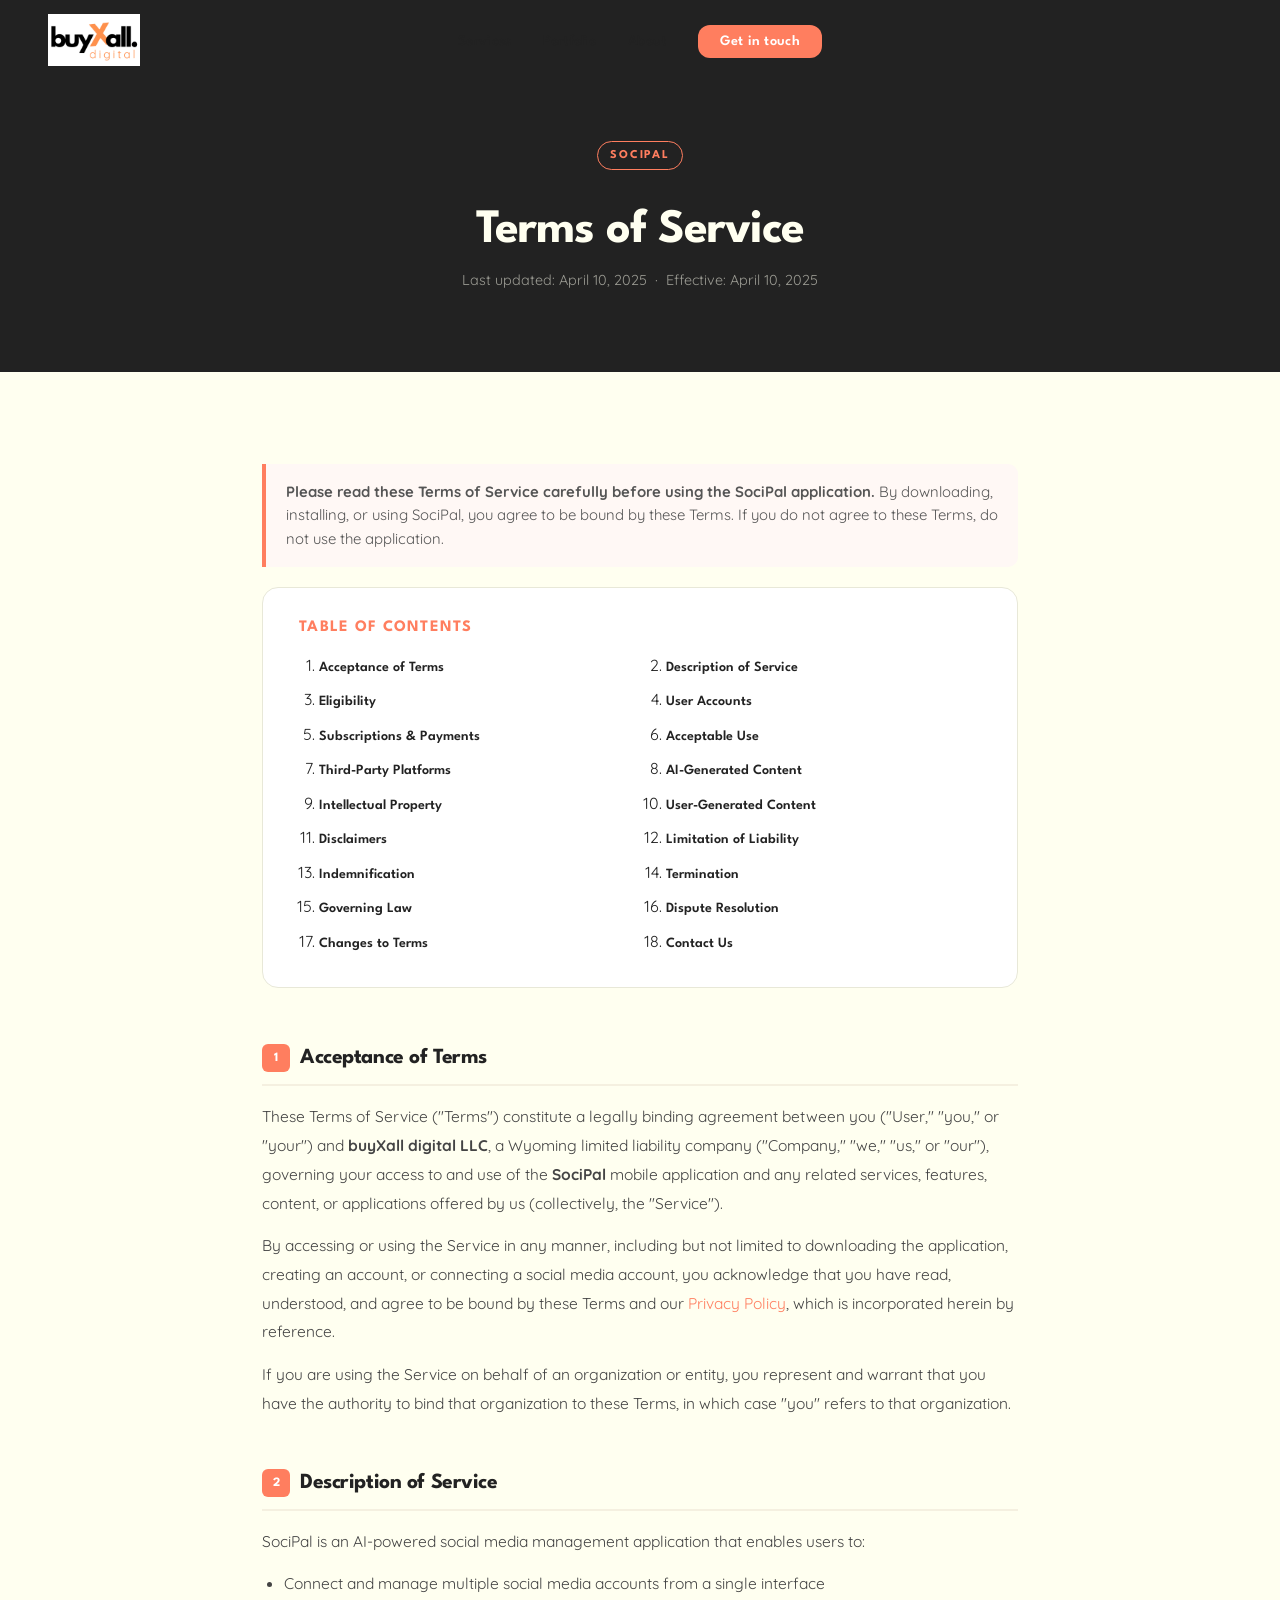
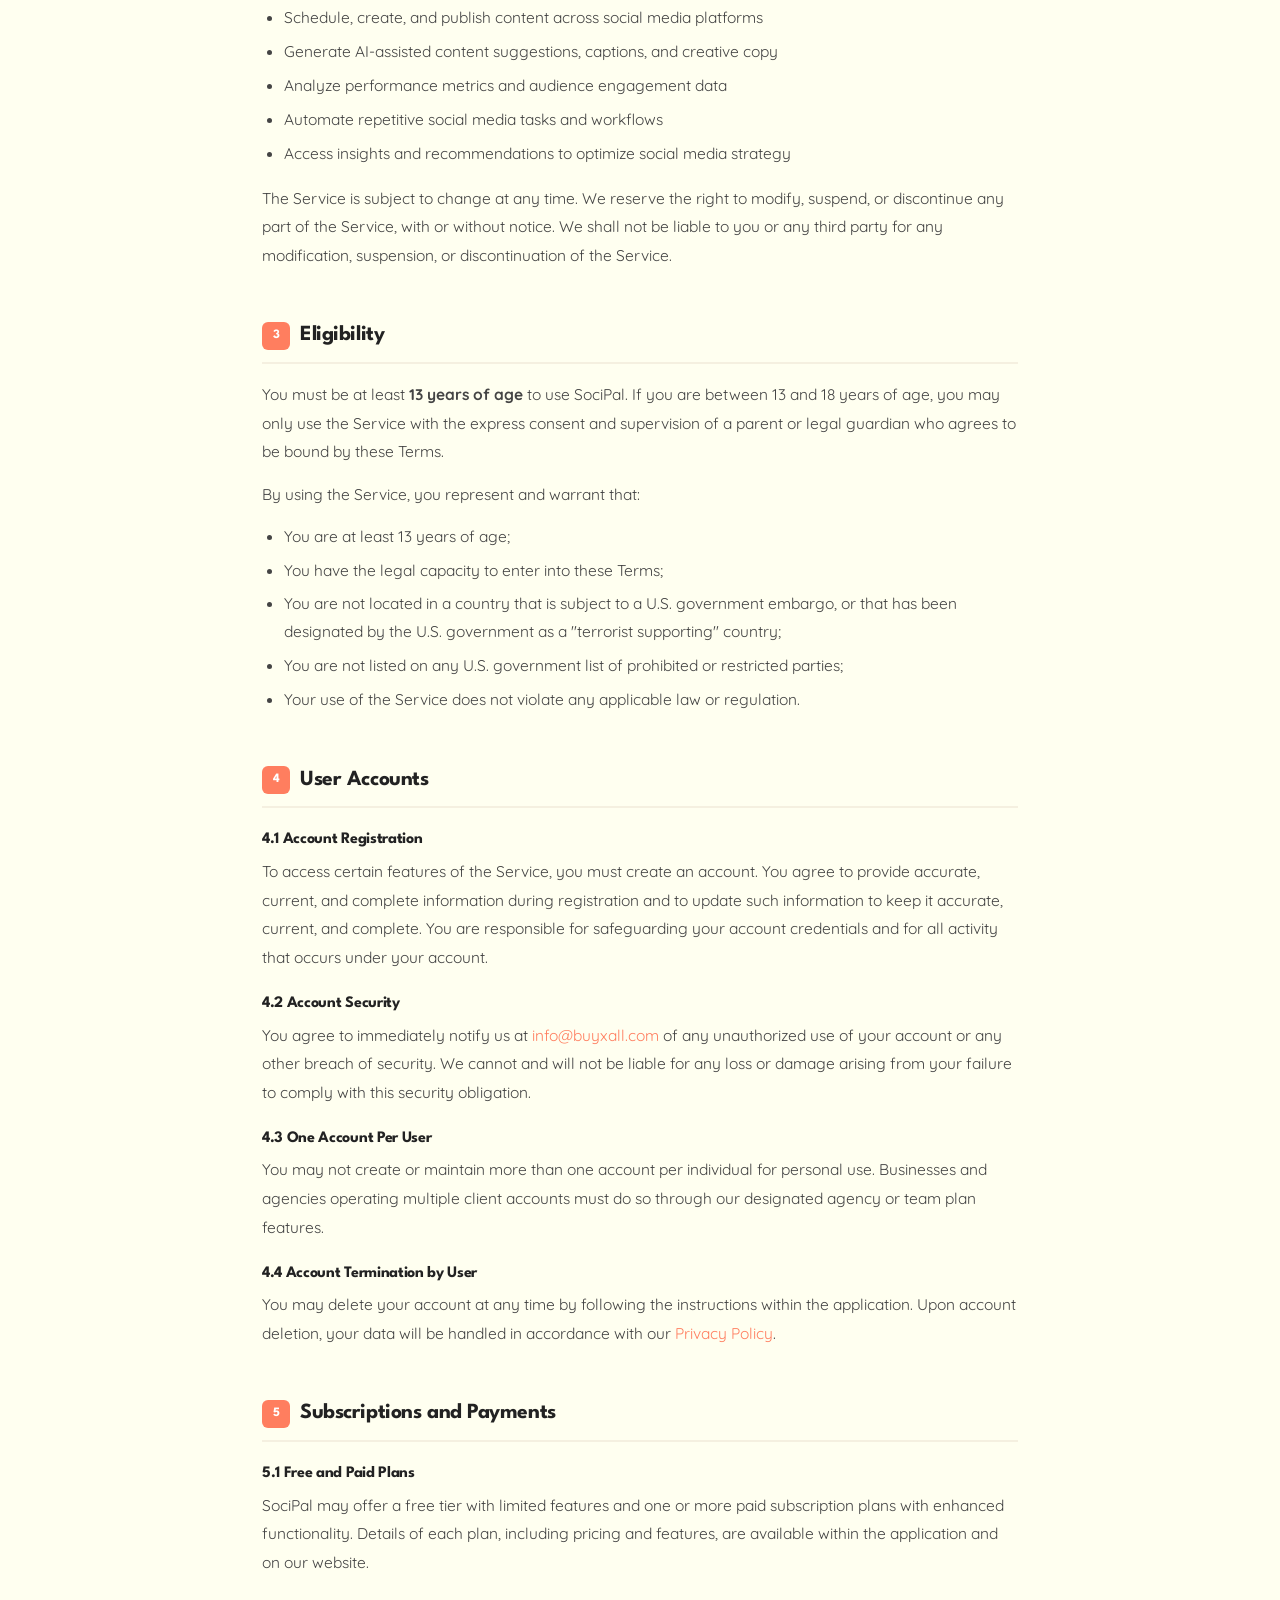
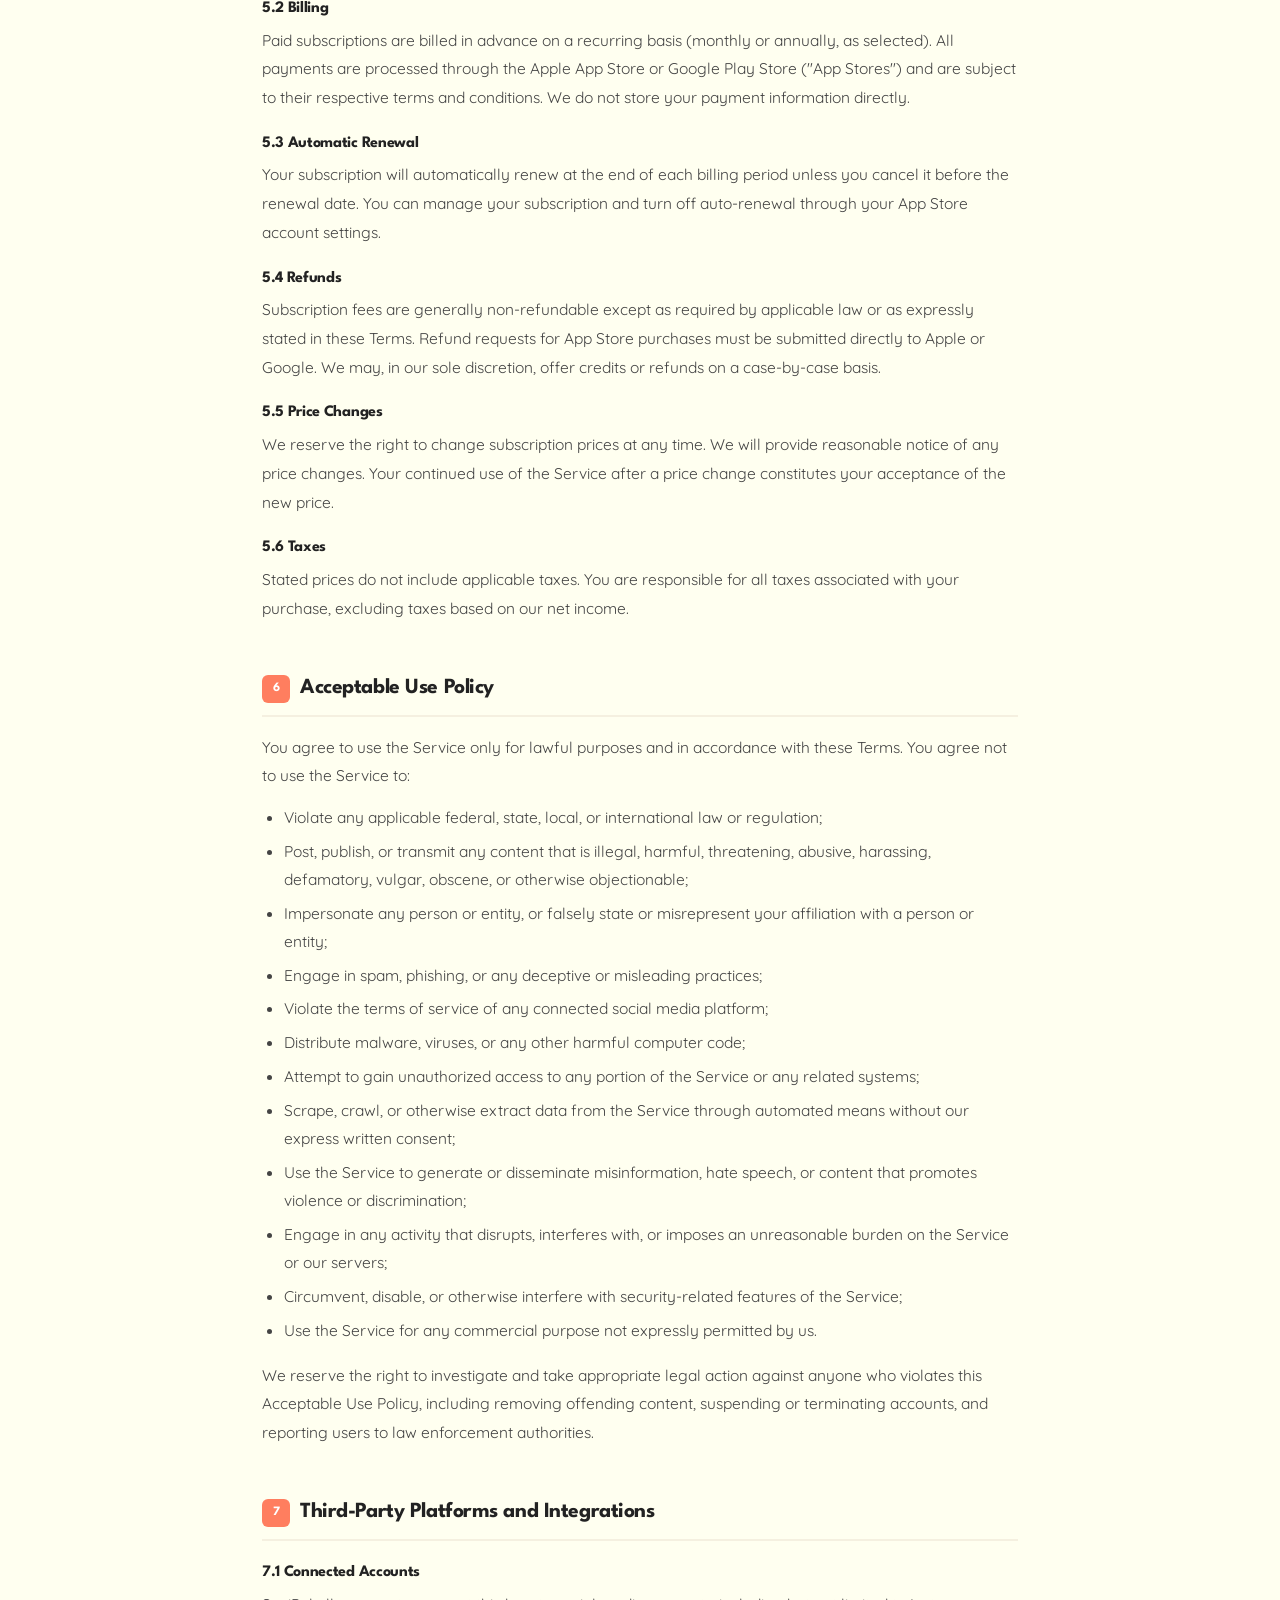
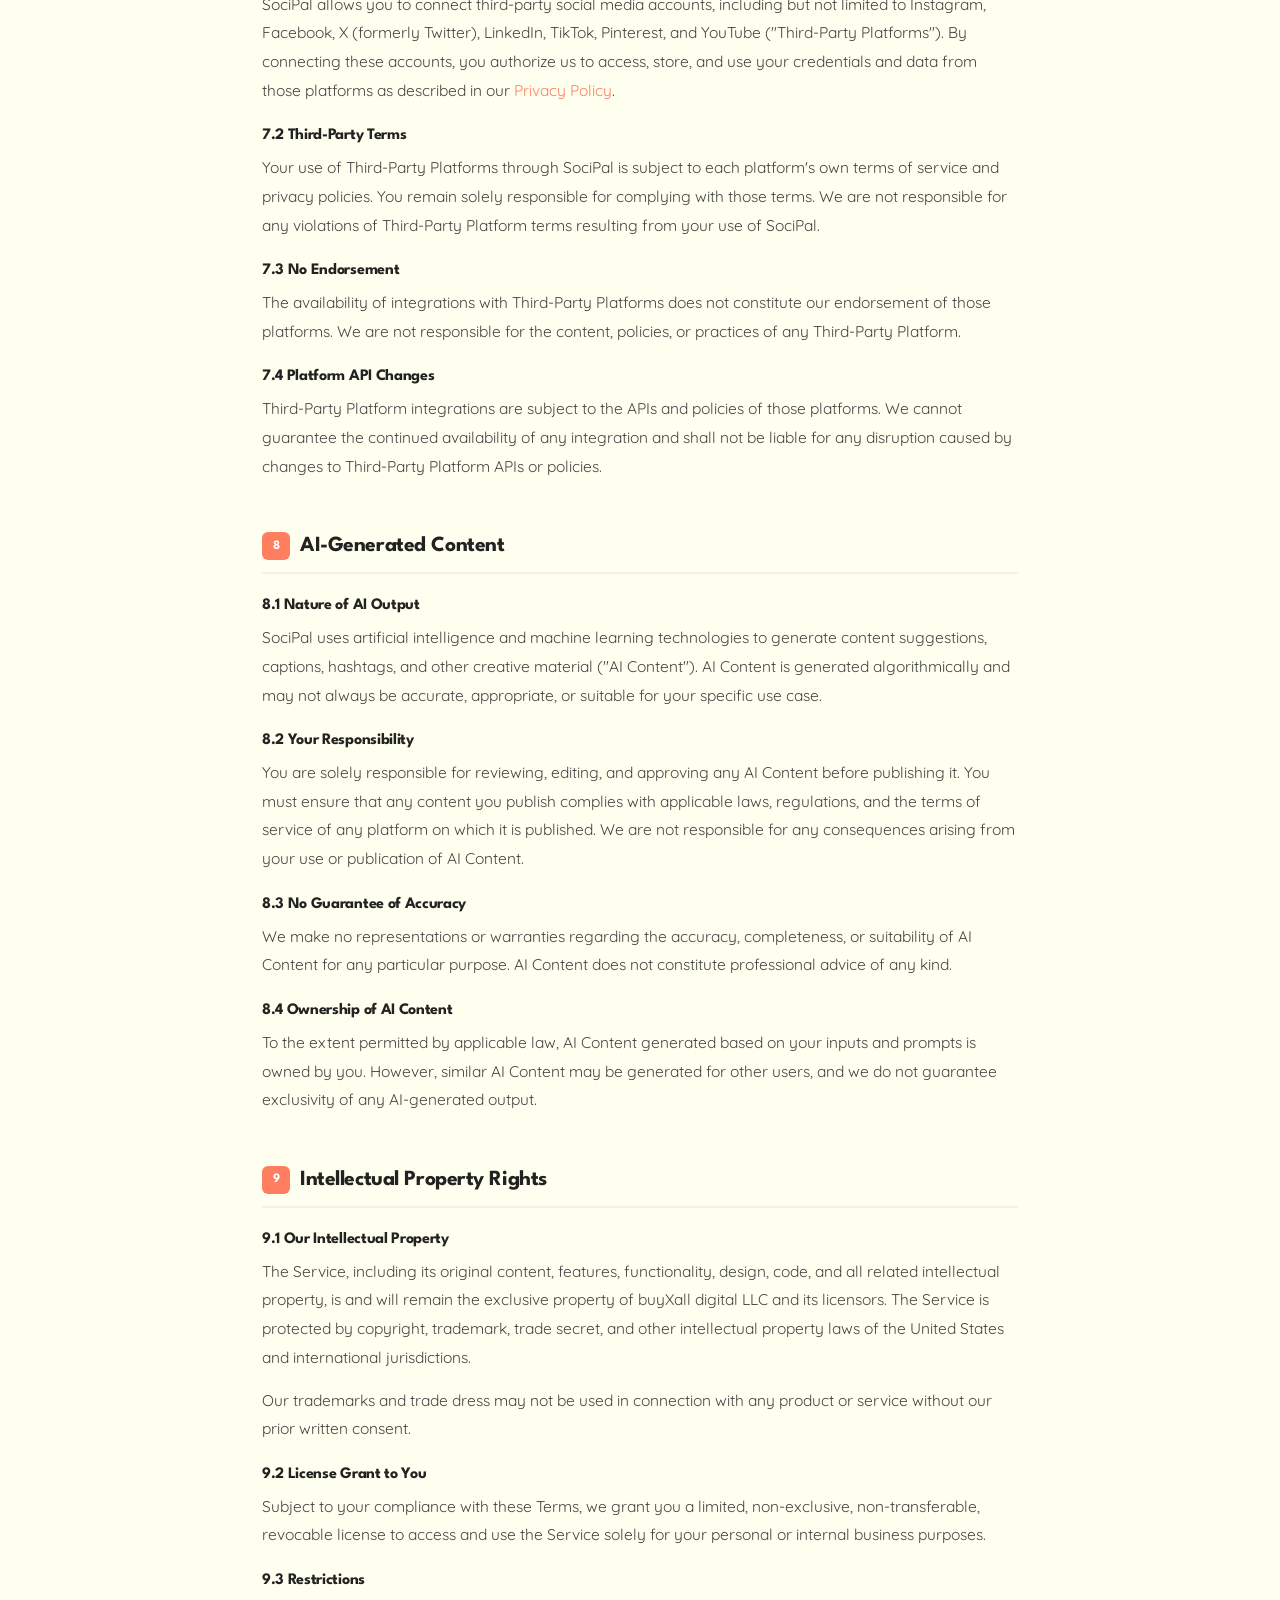
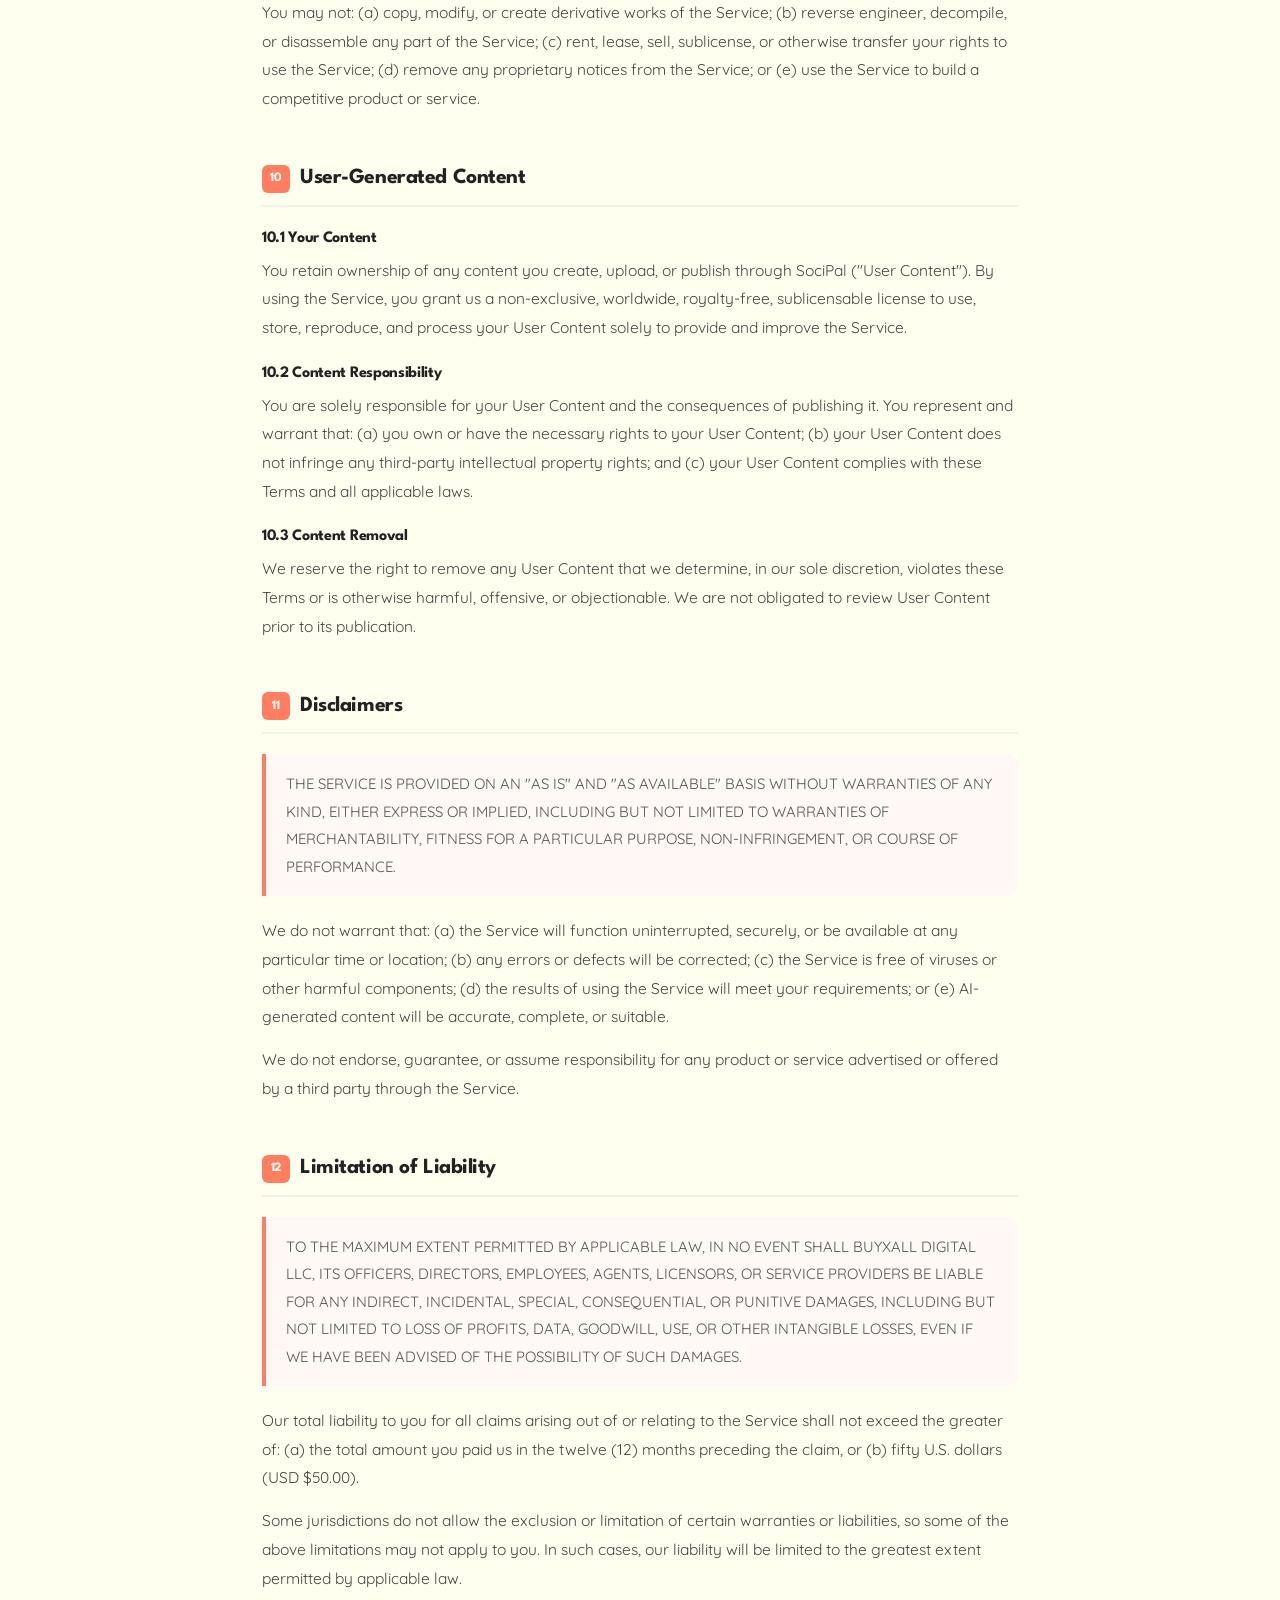
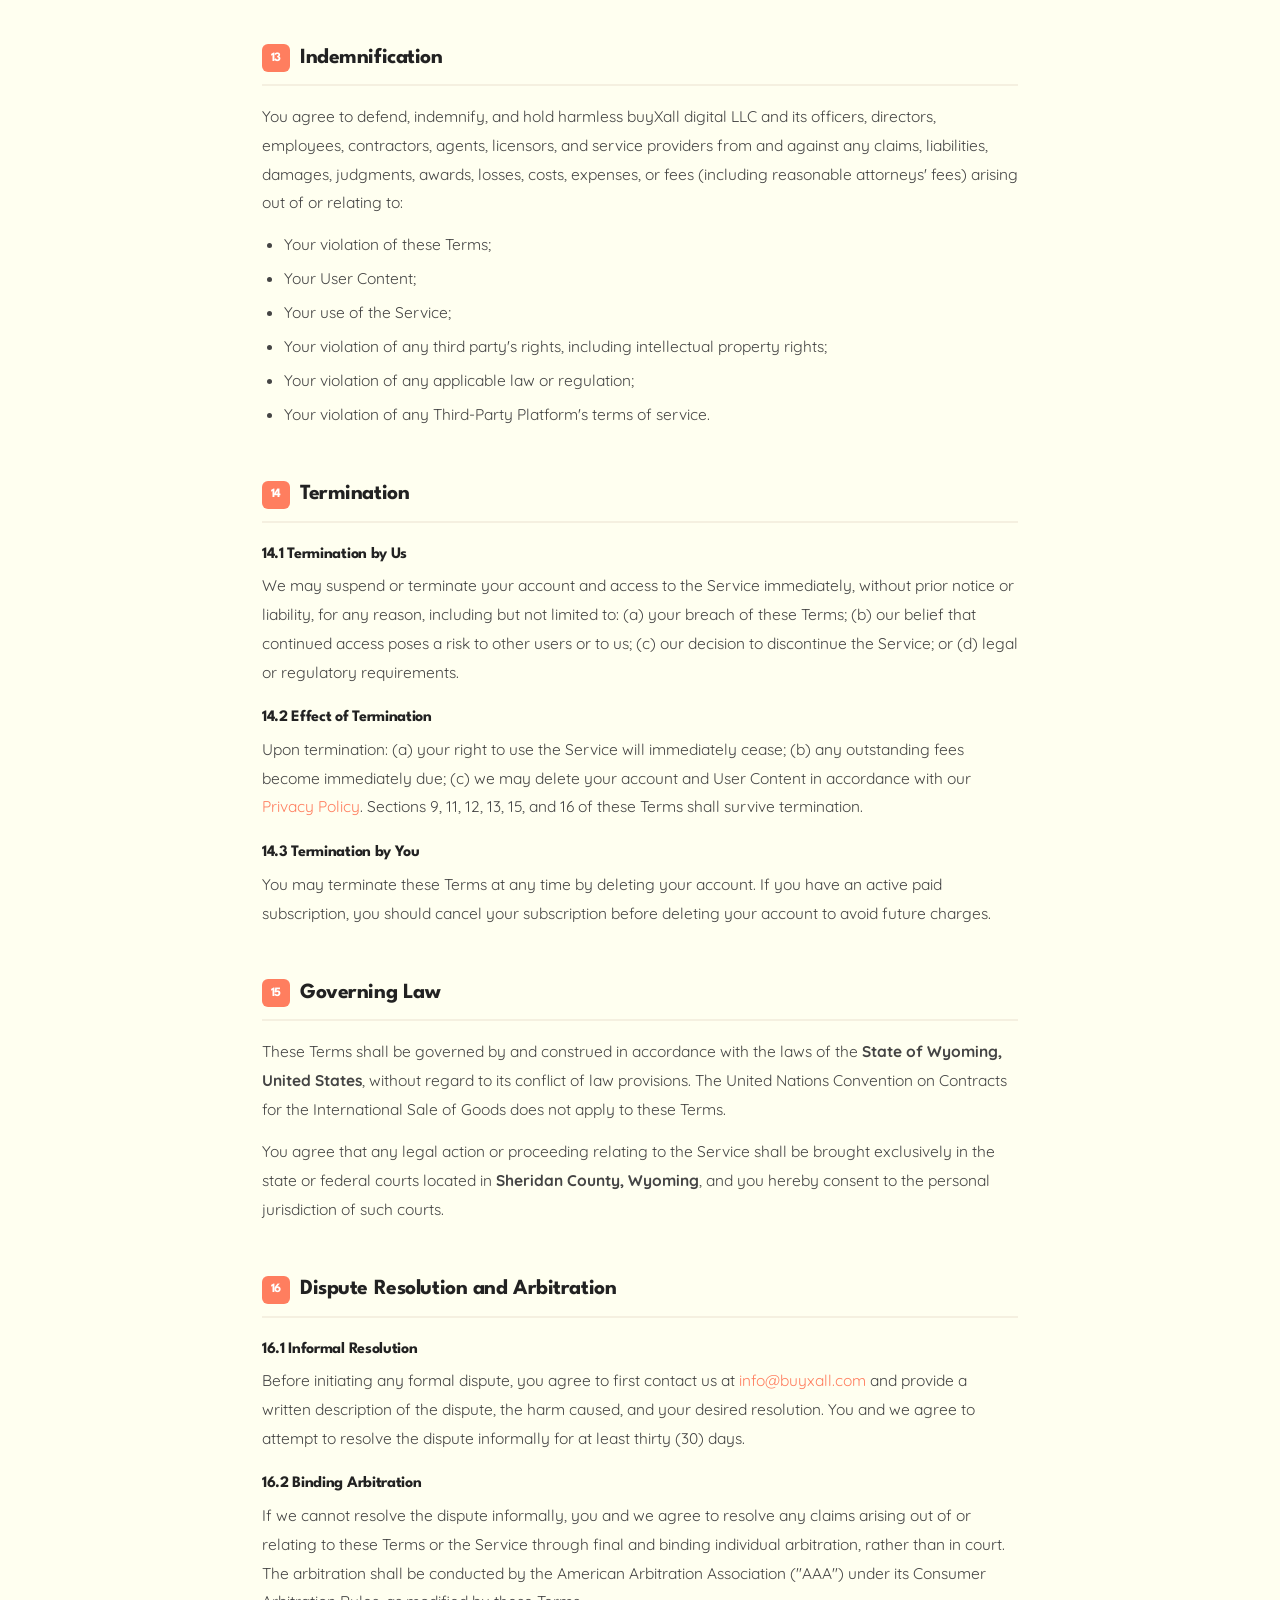
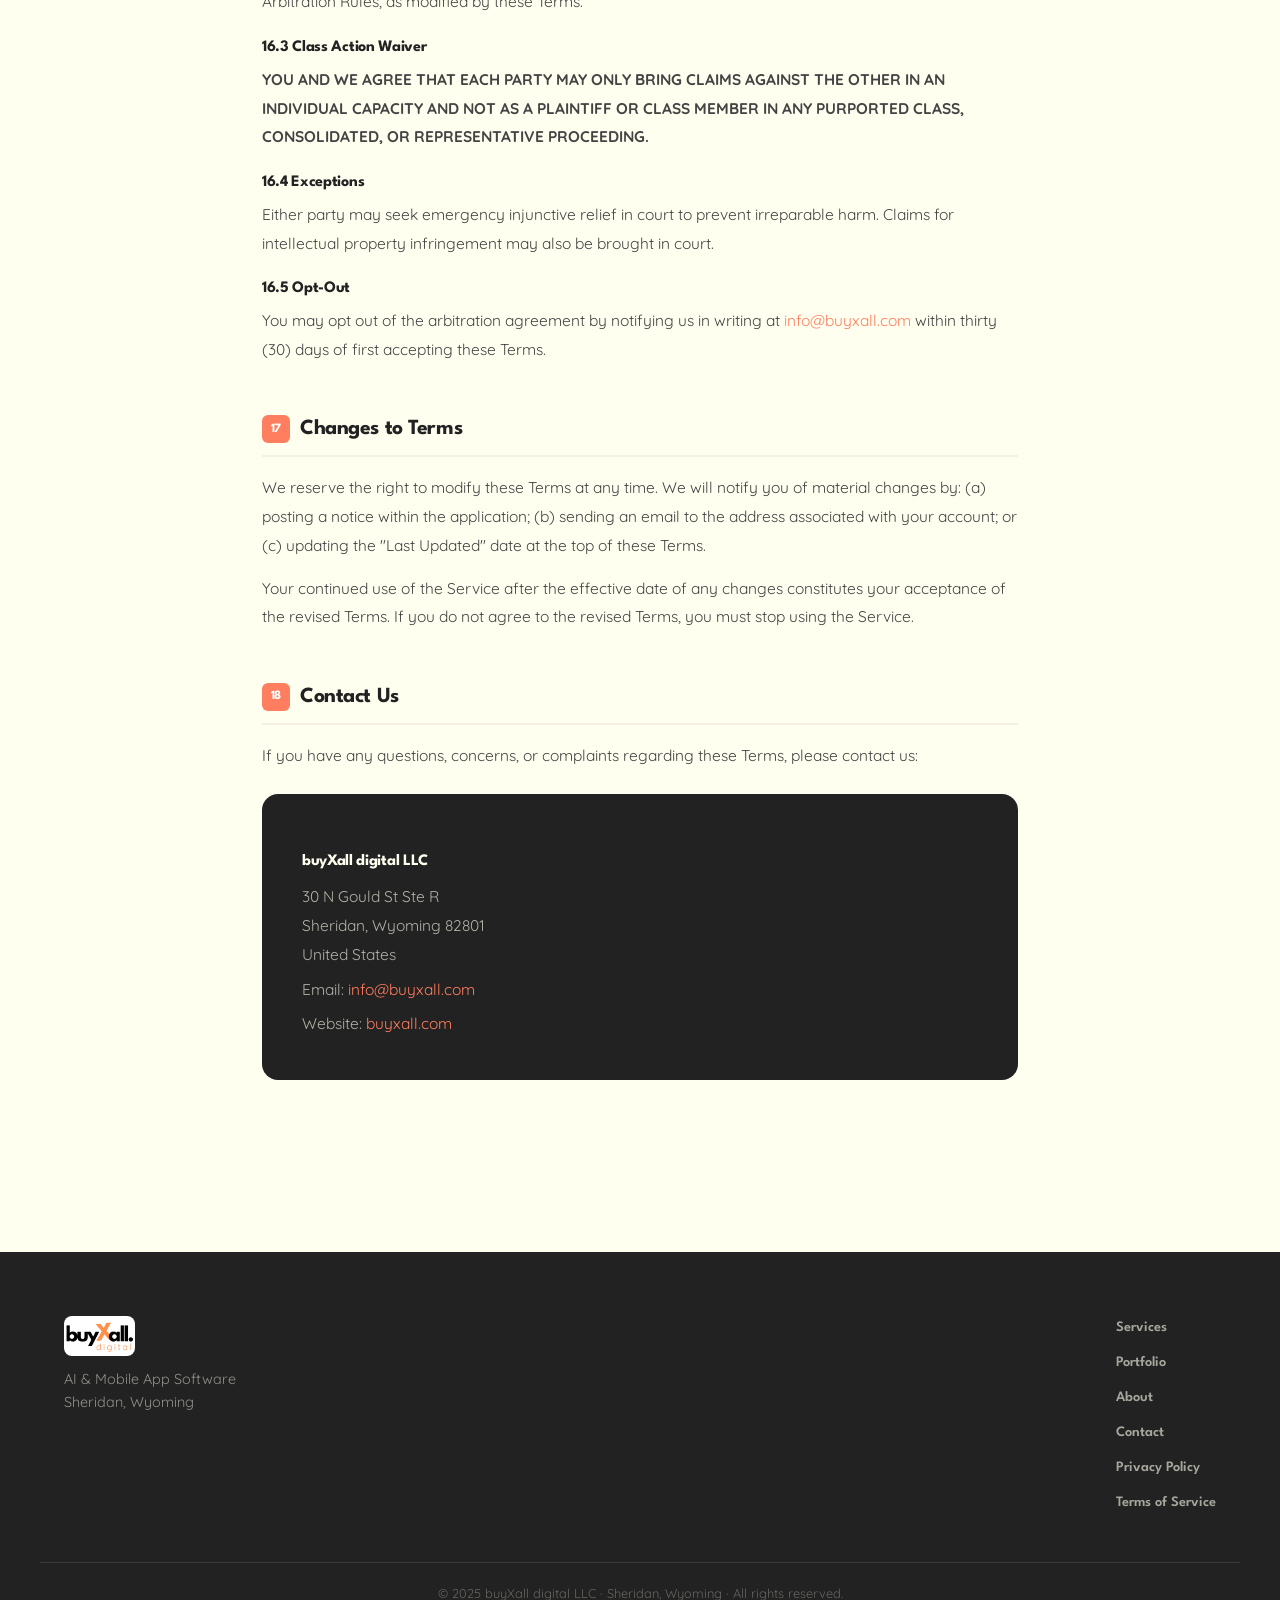
<file: terms.html>
<!DOCTYPE html>
<html lang="en">
<head>
  <meta charset="UTF-8" />
  <meta name="viewport" content="width=device-width, initial-scale=1.0" />
  <title>Terms of Service — SociPal by buyXall digital</title>
  <meta name="description" content="Terms of Service for SociPal mobile application, operated by buyXall digital LLC." />
  <link rel="icon" href="assets/images/logo-flat.png" type="image/png" />
  <link rel="preconnect" href="https://fonts.googleapis.com" />
  <link rel="preconnect" href="https://fonts.gstatic.com" crossorigin />
  <link href="https://fonts.googleapis.com/css2?family=League+Spartan:wght@400;600;700;900&family=Quicksand:wght@300;400;500;600&display=swap" rel="stylesheet" />
  <link rel="stylesheet" href="css/style.css" />
  <link rel="stylesheet" href="css/legal.css" />
</head>
<body>

  <!-- NAV -->
  <nav class="nav scrolled" id="nav">
    <a href="index.html" class="nav-logo">
      <img src="assets/images/logo-flat.png" alt="buyXall digital" />
    </a>
    <ul class="nav-links">
      <li><a href="index.html#services">Services</a></li>
      <li><a href="index.html#portfolio">Portfolio</a></li>
      <li><a href="index.html#about">About</a></li>
      <li><a href="index.html#contact" class="nav-cta">Get in touch</a></li>
    </ul>
  </nav>

  <!-- HERO -->
  <div class="legal-hero">
    <div class="container">
      <span class="label">SociPal</span>
      <h1>Terms of Service</h1>
      <p>Last updated: April 10, 2025 &nbsp;·&nbsp; Effective: April 10, 2025</p>
    </div>
  </div>

  <!-- BODY -->
  <div class="legal-body">

    <div class="legal-highlight">
      <p><strong>Please read these Terms of Service carefully before using the SociPal application.</strong> By downloading, installing, or using SociPal, you agree to be bound by these Terms. If you do not agree to these Terms, do not use the application.</p>
    </div>

    <!-- TABLE OF CONTENTS -->
    <div class="legal-toc">
      <h2>Table of Contents</h2>
      <ol>
        <li><a href="#acceptance">Acceptance of Terms</a></li>
        <li><a href="#description">Description of Service</a></li>
        <li><a href="#eligibility">Eligibility</a></li>
        <li><a href="#accounts">User Accounts</a></li>
        <li><a href="#subscriptions">Subscriptions & Payments</a></li>
        <li><a href="#acceptable-use">Acceptable Use</a></li>
        <li><a href="#third-party">Third-Party Platforms</a></li>
        <li><a href="#ai-content">AI-Generated Content</a></li>
        <li><a href="#ip">Intellectual Property</a></li>
        <li><a href="#ugc">User-Generated Content</a></li>
        <li><a href="#disclaimers">Disclaimers</a></li>
        <li><a href="#limitation">Limitation of Liability</a></li>
        <li><a href="#indemnification">Indemnification</a></li>
        <li><a href="#termination">Termination</a></li>
        <li><a href="#governing-law">Governing Law</a></li>
        <li><a href="#dispute">Dispute Resolution</a></li>
        <li><a href="#changes">Changes to Terms</a></li>
        <li><a href="#contact-tos">Contact Us</a></li>
      </ol>
    </div>

    <!-- 1 -->
    <div class="legal-section" id="acceptance">
      <h2><span class="sec-num">1</span> Acceptance of Terms</h2>
      <p>These Terms of Service ("Terms") constitute a legally binding agreement between you ("User," "you," or "your") and <strong>buyXall digital LLC</strong>, a Wyoming limited liability company ("Company," "we," "us," or "our"), governing your access to and use of the <strong>SociPal</strong> mobile application and any related services, features, content, or applications offered by us (collectively, the "Service").</p>
      <p>By accessing or using the Service in any manner, including but not limited to downloading the application, creating an account, or connecting a social media account, you acknowledge that you have read, understood, and agree to be bound by these Terms and our <a href="privacy.html">Privacy Policy</a>, which is incorporated herein by reference.</p>
      <p>If you are using the Service on behalf of an organization or entity, you represent and warrant that you have the authority to bind that organization to these Terms, in which case "you" refers to that organization.</p>
    </div>

    <!-- 2 -->
    <div class="legal-section" id="description">
      <h2><span class="sec-num">2</span> Description of Service</h2>
      <p>SociPal is an AI-powered social media management application that enables users to:</p>
      <ul>
        <li>Connect and manage multiple social media accounts from a single interface</li>
        <li>Schedule, create, and publish content across social media platforms</li>
        <li>Generate AI-assisted content suggestions, captions, and creative copy</li>
        <li>Analyze performance metrics and audience engagement data</li>
        <li>Automate repetitive social media tasks and workflows</li>
        <li>Access insights and recommendations to optimize social media strategy</li>
      </ul>
      <p>The Service is subject to change at any time. We reserve the right to modify, suspend, or discontinue any part of the Service, with or without notice. We shall not be liable to you or any third party for any modification, suspension, or discontinuation of the Service.</p>
    </div>

    <!-- 3 -->
    <div class="legal-section" id="eligibility">
      <h2><span class="sec-num">3</span> Eligibility</h2>
      <p>You must be at least <strong>13 years of age</strong> to use SociPal. If you are between 13 and 18 years of age, you may only use the Service with the express consent and supervision of a parent or legal guardian who agrees to be bound by these Terms.</p>
      <p>By using the Service, you represent and warrant that:</p>
      <ul>
        <li>You are at least 13 years of age;</li>
        <li>You have the legal capacity to enter into these Terms;</li>
        <li>You are not located in a country that is subject to a U.S. government embargo, or that has been designated by the U.S. government as a "terrorist supporting" country;</li>
        <li>You are not listed on any U.S. government list of prohibited or restricted parties;</li>
        <li>Your use of the Service does not violate any applicable law or regulation.</li>
      </ul>
    </div>

    <!-- 4 -->
    <div class="legal-section" id="accounts">
      <h2><span class="sec-num">4</span> User Accounts</h2>
      <h3>4.1 Account Registration</h3>
      <p>To access certain features of the Service, you must create an account. You agree to provide accurate, current, and complete information during registration and to update such information to keep it accurate, current, and complete. You are responsible for safeguarding your account credentials and for all activity that occurs under your account.</p>
      <h3>4.2 Account Security</h3>
      <p>You agree to immediately notify us at <a href="mailto:info@buyxall.com">info@buyxall.com</a> of any unauthorized use of your account or any other breach of security. We cannot and will not be liable for any loss or damage arising from your failure to comply with this security obligation.</p>
      <h3>4.3 One Account Per User</h3>
      <p>You may not create or maintain more than one account per individual for personal use. Businesses and agencies operating multiple client accounts must do so through our designated agency or team plan features.</p>
      <h3>4.4 Account Termination by User</h3>
      <p>You may delete your account at any time by following the instructions within the application. Upon account deletion, your data will be handled in accordance with our <a href="privacy.html">Privacy Policy</a>.</p>
    </div>

    <!-- 5 -->
    <div class="legal-section" id="subscriptions">
      <h2><span class="sec-num">5</span> Subscriptions and Payments</h2>
      <h3>5.1 Free and Paid Plans</h3>
      <p>SociPal may offer a free tier with limited features and one or more paid subscription plans with enhanced functionality. Details of each plan, including pricing and features, are available within the application and on our website.</p>
      <h3>5.2 Billing</h3>
      <p>Paid subscriptions are billed in advance on a recurring basis (monthly or annually, as selected). All payments are processed through the Apple App Store or Google Play Store ("App Stores") and are subject to their respective terms and conditions. We do not store your payment information directly.</p>
      <h3>5.3 Automatic Renewal</h3>
      <p>Your subscription will automatically renew at the end of each billing period unless you cancel it before the renewal date. You can manage your subscription and turn off auto-renewal through your App Store account settings.</p>
      <h3>5.4 Refunds</h3>
      <p>Subscription fees are generally non-refundable except as required by applicable law or as expressly stated in these Terms. Refund requests for App Store purchases must be submitted directly to Apple or Google. We may, in our sole discretion, offer credits or refunds on a case-by-case basis.</p>
      <h3>5.5 Price Changes</h3>
      <p>We reserve the right to change subscription prices at any time. We will provide reasonable notice of any price changes. Your continued use of the Service after a price change constitutes your acceptance of the new price.</p>
      <h3>5.6 Taxes</h3>
      <p>Stated prices do not include applicable taxes. You are responsible for all taxes associated with your purchase, excluding taxes based on our net income.</p>
    </div>

    <!-- 6 -->
    <div class="legal-section" id="acceptable-use">
      <h2><span class="sec-num">6</span> Acceptable Use Policy</h2>
      <p>You agree to use the Service only for lawful purposes and in accordance with these Terms. You agree not to use the Service to:</p>
      <ul>
        <li>Violate any applicable federal, state, local, or international law or regulation;</li>
        <li>Post, publish, or transmit any content that is illegal, harmful, threatening, abusive, harassing, defamatory, vulgar, obscene, or otherwise objectionable;</li>
        <li>Impersonate any person or entity, or falsely state or misrepresent your affiliation with a person or entity;</li>
        <li>Engage in spam, phishing, or any deceptive or misleading practices;</li>
        <li>Violate the terms of service of any connected social media platform;</li>
        <li>Distribute malware, viruses, or any other harmful computer code;</li>
        <li>Attempt to gain unauthorized access to any portion of the Service or any related systems;</li>
        <li>Scrape, crawl, or otherwise extract data from the Service through automated means without our express written consent;</li>
        <li>Use the Service to generate or disseminate misinformation, hate speech, or content that promotes violence or discrimination;</li>
        <li>Engage in any activity that disrupts, interferes with, or imposes an unreasonable burden on the Service or our servers;</li>
        <li>Circumvent, disable, or otherwise interfere with security-related features of the Service;</li>
        <li>Use the Service for any commercial purpose not expressly permitted by us.</li>
      </ul>
      <p>We reserve the right to investigate and take appropriate legal action against anyone who violates this Acceptable Use Policy, including removing offending content, suspending or terminating accounts, and reporting users to law enforcement authorities.</p>
    </div>

    <!-- 7 -->
    <div class="legal-section" id="third-party">
      <h2><span class="sec-num">7</span> Third-Party Platforms and Integrations</h2>
      <h3>7.1 Connected Accounts</h3>
      <p>SociPal allows you to connect third-party social media accounts, including but not limited to Instagram, Facebook, X (formerly Twitter), LinkedIn, TikTok, Pinterest, and YouTube ("Third-Party Platforms"). By connecting these accounts, you authorize us to access, store, and use your credentials and data from those platforms as described in our <a href="privacy.html">Privacy Policy</a>.</p>
      <h3>7.2 Third-Party Terms</h3>
      <p>Your use of Third-Party Platforms through SociPal is subject to each platform's own terms of service and privacy policies. You remain solely responsible for complying with those terms. We are not responsible for any violations of Third-Party Platform terms resulting from your use of SociPal.</p>
      <h3>7.3 No Endorsement</h3>
      <p>The availability of integrations with Third-Party Platforms does not constitute our endorsement of those platforms. We are not responsible for the content, policies, or practices of any Third-Party Platform.</p>
      <h3>7.4 Platform API Changes</h3>
      <p>Third-Party Platform integrations are subject to the APIs and policies of those platforms. We cannot guarantee the continued availability of any integration and shall not be liable for any disruption caused by changes to Third-Party Platform APIs or policies.</p>
    </div>

    <!-- 8 -->
    <div class="legal-section" id="ai-content">
      <h2><span class="sec-num">8</span> AI-Generated Content</h2>
      <h3>8.1 Nature of AI Output</h3>
      <p>SociPal uses artificial intelligence and machine learning technologies to generate content suggestions, captions, hashtags, and other creative material ("AI Content"). AI Content is generated algorithmically and may not always be accurate, appropriate, or suitable for your specific use case.</p>
      <h3>8.2 Your Responsibility</h3>
      <p>You are solely responsible for reviewing, editing, and approving any AI Content before publishing it. You must ensure that any content you publish complies with applicable laws, regulations, and the terms of service of any platform on which it is published. We are not responsible for any consequences arising from your use or publication of AI Content.</p>
      <h3>8.3 No Guarantee of Accuracy</h3>
      <p>We make no representations or warranties regarding the accuracy, completeness, or suitability of AI Content for any particular purpose. AI Content does not constitute professional advice of any kind.</p>
      <h3>8.4 Ownership of AI Content</h3>
      <p>To the extent permitted by applicable law, AI Content generated based on your inputs and prompts is owned by you. However, similar AI Content may be generated for other users, and we do not guarantee exclusivity of any AI-generated output.</p>
    </div>

    <!-- 9 -->
    <div class="legal-section" id="ip">
      <h2><span class="sec-num">9</span> Intellectual Property Rights</h2>
      <h3>9.1 Our Intellectual Property</h3>
      <p>The Service, including its original content, features, functionality, design, code, and all related intellectual property, is and will remain the exclusive property of buyXall digital LLC and its licensors. The Service is protected by copyright, trademark, trade secret, and other intellectual property laws of the United States and international jurisdictions.</p>
      <p>Our trademarks and trade dress may not be used in connection with any product or service without our prior written consent.</p>
      <h3>9.2 License Grant to You</h3>
      <p>Subject to your compliance with these Terms, we grant you a limited, non-exclusive, non-transferable, revocable license to access and use the Service solely for your personal or internal business purposes.</p>
      <h3>9.3 Restrictions</h3>
      <p>You may not: (a) copy, modify, or create derivative works of the Service; (b) reverse engineer, decompile, or disassemble any part of the Service; (c) rent, lease, sell, sublicense, or otherwise transfer your rights to use the Service; (d) remove any proprietary notices from the Service; or (e) use the Service to build a competitive product or service.</p>
    </div>

    <!-- 10 -->
    <div class="legal-section" id="ugc">
      <h2><span class="sec-num">10</span> User-Generated Content</h2>
      <h3>10.1 Your Content</h3>
      <p>You retain ownership of any content you create, upload, or publish through SociPal ("User Content"). By using the Service, you grant us a non-exclusive, worldwide, royalty-free, sublicensable license to use, store, reproduce, and process your User Content solely to provide and improve the Service.</p>
      <h3>10.2 Content Responsibility</h3>
      <p>You are solely responsible for your User Content and the consequences of publishing it. You represent and warrant that: (a) you own or have the necessary rights to your User Content; (b) your User Content does not infringe any third-party intellectual property rights; and (c) your User Content complies with these Terms and all applicable laws.</p>
      <h3>10.3 Content Removal</h3>
      <p>We reserve the right to remove any User Content that we determine, in our sole discretion, violates these Terms or is otherwise harmful, offensive, or objectionable. We are not obligated to review User Content prior to its publication.</p>
    </div>

    <!-- 11 -->
    <div class="legal-section" id="disclaimers">
      <h2><span class="sec-num">11</span> Disclaimers</h2>
      <div class="legal-highlight">
        <p>THE SERVICE IS PROVIDED ON AN "AS IS" AND "AS AVAILABLE" BASIS WITHOUT WARRANTIES OF ANY KIND, EITHER EXPRESS OR IMPLIED, INCLUDING BUT NOT LIMITED TO WARRANTIES OF MERCHANTABILITY, FITNESS FOR A PARTICULAR PURPOSE, NON-INFRINGEMENT, OR COURSE OF PERFORMANCE.</p>
      </div>
      <p>We do not warrant that: (a) the Service will function uninterrupted, securely, or be available at any particular time or location; (b) any errors or defects will be corrected; (c) the Service is free of viruses or other harmful components; (d) the results of using the Service will meet your requirements; or (e) AI-generated content will be accurate, complete, or suitable.</p>
      <p>We do not endorse, guarantee, or assume responsibility for any product or service advertised or offered by a third party through the Service.</p>
    </div>

    <!-- 12 -->
    <div class="legal-section" id="limitation">
      <h2><span class="sec-num">12</span> Limitation of Liability</h2>
      <div class="legal-highlight">
        <p>TO THE MAXIMUM EXTENT PERMITTED BY APPLICABLE LAW, IN NO EVENT SHALL BUYXALL DIGITAL LLC, ITS OFFICERS, DIRECTORS, EMPLOYEES, AGENTS, LICENSORS, OR SERVICE PROVIDERS BE LIABLE FOR ANY INDIRECT, INCIDENTAL, SPECIAL, CONSEQUENTIAL, OR PUNITIVE DAMAGES, INCLUDING BUT NOT LIMITED TO LOSS OF PROFITS, DATA, GOODWILL, USE, OR OTHER INTANGIBLE LOSSES, EVEN IF WE HAVE BEEN ADVISED OF THE POSSIBILITY OF SUCH DAMAGES.</p>
      </div>
      <p>Our total liability to you for all claims arising out of or relating to the Service shall not exceed the greater of: (a) the total amount you paid us in the twelve (12) months preceding the claim, or (b) fifty U.S. dollars (USD $50.00).</p>
      <p>Some jurisdictions do not allow the exclusion or limitation of certain warranties or liabilities, so some of the above limitations may not apply to you. In such cases, our liability will be limited to the greatest extent permitted by applicable law.</p>
    </div>

    <!-- 13 -->
    <div class="legal-section" id="indemnification">
      <h2><span class="sec-num">13</span> Indemnification</h2>
      <p>You agree to defend, indemnify, and hold harmless buyXall digital LLC and its officers, directors, employees, contractors, agents, licensors, and service providers from and against any claims, liabilities, damages, judgments, awards, losses, costs, expenses, or fees (including reasonable attorneys' fees) arising out of or relating to:</p>
      <ul>
        <li>Your violation of these Terms;</li>
        <li>Your User Content;</li>
        <li>Your use of the Service;</li>
        <li>Your violation of any third party's rights, including intellectual property rights;</li>
        <li>Your violation of any applicable law or regulation;</li>
        <li>Your violation of any Third-Party Platform's terms of service.</li>
      </ul>
    </div>

    <!-- 14 -->
    <div class="legal-section" id="termination">
      <h2><span class="sec-num">14</span> Termination</h2>
      <h3>14.1 Termination by Us</h3>
      <p>We may suspend or terminate your account and access to the Service immediately, without prior notice or liability, for any reason, including but not limited to: (a) your breach of these Terms; (b) our belief that continued access poses a risk to other users or to us; (c) our decision to discontinue the Service; or (d) legal or regulatory requirements.</p>
      <h3>14.2 Effect of Termination</h3>
      <p>Upon termination: (a) your right to use the Service will immediately cease; (b) any outstanding fees become immediately due; (c) we may delete your account and User Content in accordance with our <a href="privacy.html">Privacy Policy</a>. Sections 9, 11, 12, 13, 15, and 16 of these Terms shall survive termination.</p>
      <h3>14.3 Termination by You</h3>
      <p>You may terminate these Terms at any time by deleting your account. If you have an active paid subscription, you should cancel your subscription before deleting your account to avoid future charges.</p>
    </div>

    <!-- 15 -->
    <div class="legal-section" id="governing-law">
      <h2><span class="sec-num">15</span> Governing Law</h2>
      <p>These Terms shall be governed by and construed in accordance with the laws of the <strong>State of Wyoming, United States</strong>, without regard to its conflict of law provisions. The United Nations Convention on Contracts for the International Sale of Goods does not apply to these Terms.</p>
      <p>You agree that any legal action or proceeding relating to the Service shall be brought exclusively in the state or federal courts located in <strong>Sheridan County, Wyoming</strong>, and you hereby consent to the personal jurisdiction of such courts.</p>
    </div>

    <!-- 16 -->
    <div class="legal-section" id="dispute">
      <h2><span class="sec-num">16</span> Dispute Resolution and Arbitration</h2>
      <h3>16.1 Informal Resolution</h3>
      <p>Before initiating any formal dispute, you agree to first contact us at <a href="mailto:info@buyxall.com">info@buyxall.com</a> and provide a written description of the dispute, the harm caused, and your desired resolution. You and we agree to attempt to resolve the dispute informally for at least thirty (30) days.</p>
      <h3>16.2 Binding Arbitration</h3>
      <p>If we cannot resolve the dispute informally, you and we agree to resolve any claims arising out of or relating to these Terms or the Service through final and binding individual arbitration, rather than in court. The arbitration shall be conducted by the American Arbitration Association ("AAA") under its Consumer Arbitration Rules, as modified by these Terms.</p>
      <h3>16.3 Class Action Waiver</h3>
      <p><strong>YOU AND WE AGREE THAT EACH PARTY MAY ONLY BRING CLAIMS AGAINST THE OTHER IN AN INDIVIDUAL CAPACITY AND NOT AS A PLAINTIFF OR CLASS MEMBER IN ANY PURPORTED CLASS, CONSOLIDATED, OR REPRESENTATIVE PROCEEDING.</strong></p>
      <h3>16.4 Exceptions</h3>
      <p>Either party may seek emergency injunctive relief in court to prevent irreparable harm. Claims for intellectual property infringement may also be brought in court.</p>
      <h3>16.5 Opt-Out</h3>
      <p>You may opt out of the arbitration agreement by notifying us in writing at <a href="mailto:info@buyxall.com">info@buyxall.com</a> within thirty (30) days of first accepting these Terms.</p>
    </div>

    <!-- 17 -->
    <div class="legal-section" id="changes">
      <h2><span class="sec-num">17</span> Changes to Terms</h2>
      <p>We reserve the right to modify these Terms at any time. We will notify you of material changes by: (a) posting a notice within the application; (b) sending an email to the address associated with your account; or (c) updating the "Last Updated" date at the top of these Terms.</p>
      <p>Your continued use of the Service after the effective date of any changes constitutes your acceptance of the revised Terms. If you do not agree to the revised Terms, you must stop using the Service.</p>
    </div>

    <!-- 18 -->
    <div class="legal-section" id="contact-tos">
      <h2><span class="sec-num">18</span> Contact Us</h2>
      <p>If you have any questions, concerns, or complaints regarding these Terms, please contact us:</p>
      <div class="legal-contact-box">
        <h3>buyXall digital LLC</h3>
        <p>30 N Gould St Ste R<br />Sheridan, Wyoming 82801<br />United States</p>
        <p>Email: <a href="mailto:info@buyxall.com">info@buyxall.com</a></p>
        <p>Website: <a href="https://buyxall.com">buyxall.com</a></p>
      </div>
    </div>

  </div>

  <!-- FOOTER -->
  <footer class="footer">
    <div class="container footer-inner">
      <div class="footer-brand">
        <img src="assets/images/logo-flat.png" alt="buyXall digital" class="footer-logo" />
        <p>AI & Mobile App Software<br />Sheridan, Wyoming</p>
      </div>
      <div class="footer-links">
        <a href="index.html#services">Services</a>
        <a href="index.html#portfolio">Portfolio</a>
        <a href="index.html#about">About</a>
        <a href="index.html#contact">Contact</a>
        <a href="privacy.html">Privacy Policy</a>
        <a href="terms.html">Terms of Service</a>
      </div>
    </div>
    <div class="footer-bottom">
      <p>© 2025 buyXall digital LLC · Sheridan, Wyoming · All rights reserved.</p>
    </div>
  </footer>

  <script>
    // Nav scroll behavior
    const nav = document.getElementById('nav');
    window.addEventListener('scroll', () => {
      nav.classList.toggle('scrolled', window.scrollY > 40);
    }, { passive: true });
  </script>
</body>
</html>
</file>
<file: css/style.css>
/* ─────────────────────────────────────────────
   buyXall digital — Design System CSS
   Colors: #FF7E5F (orange) · #222222 (charcoal) · #FFFFF0 (cream)
   Fonts: League Spartan (headers) · Quicksand (body)
───────────────────────────────────────────── */

:root {
  --orange: #FF7E5F;
  --orange-light: #FF9E85;
  --orange-dark: #E85F3A;
  --charcoal: #222222;
  --cream: #FFFFF0;
  --cream-dark: #F5F0E0;
  --secondary: #F8CB9C;
  --white: #FFFFFF;
  --text-muted: #888;

  --radius: 12px;
  --radius-lg: 20px;
  --transition: 0.3s cubic-bezier(0.4, 0, 0.2, 1);
  --shadow: 0 8px 32px rgba(34,34,34,0.12);
  --shadow-hover: 0 16px 48px rgba(255,126,95,0.2);
}

/* ── Reset & Base ──────────────────────────── */
*, *::before, *::after { box-sizing: border-box; margin: 0; padding: 0; }

html {
  scroll-behavior: smooth;
  font-size: 16px;
}

body {
  font-family: 'Quicksand', sans-serif;
  background: var(--cream);
  color: var(--charcoal);
  overflow-x: hidden;
  line-height: 1.6;
}

img { max-width: 100%; display: block; }
a { text-decoration: none; color: inherit; }
ul { list-style: none; }

.container {
  max-width: 1200px;
  margin: 0 auto;
  padding: 0 24px;
}

.section {
  padding: 120px 0;
}

.d-only { display: none; }
@media (min-width: 768px) { .d-only { display: initial; } }

/* ── Typography ───────────────────────────── */
h1, h2, h3, h4, h5 {
  font-family: 'League Spartan', sans-serif;
  line-height: 1.05;
  letter-spacing: -0.02em;
}

h1 { font-size: clamp(3rem, 7vw, 5.5rem); font-weight: 700; }
h2 { font-size: clamp(2.2rem, 5vw, 3.8rem); font-weight: 700; }
h3 { font-size: clamp(1.4rem, 2.5vw, 1.8rem); font-weight: 600; }
h4 { font-size: 1.3rem; font-weight: 600; }

.accent { color: var(--orange); }

.label {
  display: inline-block;
  font-family: 'League Spartan', sans-serif;
  font-size: 0.75rem;
  font-weight: 700;
  letter-spacing: 0.15em;
  text-transform: uppercase;
  color: var(--orange);
  border: 1.5px solid var(--orange);
  border-radius: 100px;
  padding: 4px 12px;
  margin-bottom: 20px;
}

/* ── Buttons ──────────────────────────────── */
.btn {
  display: inline-flex;
  align-items: center;
  gap: 8px;
  font-family: 'League Spartan', sans-serif;
  font-size: 0.95rem;
  font-weight: 600;
  padding: 14px 28px;
  border-radius: var(--radius);
  border: 2px solid transparent;
  cursor: pointer;
  transition: var(--transition);
  white-space: nowrap;
}

.btn-primary {
  background: var(--orange);
  color: var(--white);
  border-color: var(--orange);
}
.btn-primary:hover {
  background: var(--orange-dark);
  border-color: var(--orange-dark);
  transform: translateY(-2px);
  box-shadow: var(--shadow-hover);
}

.btn-outline {
  background: transparent;
  color: var(--charcoal);
  border-color: var(--charcoal);
}
.btn-outline:hover {
  background: var(--charcoal);
  color: var(--cream);
  transform: translateY(-2px);
}

.btn-full { width: 100%; justify-content: center; }

/* ── Section Header ───────────────────────── */
.section-header {
  text-align: center;
  margin-bottom: 72px;
}
.section-header h2 { margin-top: 8px; }

/* ── Reveal Animations ───────────────────── */
.reveal, .reveal-right {
  opacity: 0;
  transform: translateY(40px);
  transition: opacity 0.7s cubic-bezier(0.4, 0, 0.2, 1),
              transform 0.7s cubic-bezier(0.4, 0, 0.2, 1);
}

.reveal-right { transform: translateX(60px); }

.reveal.visible, .reveal-right.visible {
  opacity: 1;
  transform: translate(0);
}

/* Stagger children */
.services-grid .reveal:nth-child(2) { transition-delay: 0.1s; }
.services-grid .reveal:nth-child(3) { transition-delay: 0.2s; }
.services-grid .reveal:nth-child(4) { transition-delay: 0.3s; }
.coming-soon-grid .reveal:nth-child(2) { transition-delay: 0.1s; }
.coming-soon-grid .reveal:nth-child(3) { transition-delay: 0.2s; }


/* ── NAV ──────────────────────────────────── */
.nav {
  position: fixed;
  top: 0;
  left: 0;
  right: 0;
  z-index: 100;
  display: grid;
  grid-template-columns: 1fr auto 1fr;
  align-items: center;
  padding: 14px 48px;
  transition: background var(--transition), backdrop-filter var(--transition), box-shadow var(--transition);
}

.nav.scrolled {
  background: rgba(255, 255, 240, 0.92);
  backdrop-filter: blur(20px);
  box-shadow: 0 1px 24px rgba(34,34,34,0.08);
}

.nav-logo {
  justify-self: start;
}

.nav-logo img {
  height: 52px;
  width: auto;
  display: block;
  mix-blend-mode: multiply; /* white bg becomes transparent */
}

.nav-links {
  justify-self: center;
  display: flex;
  align-items: center;
  gap: 32px;
}

.nav-links a {
  font-family: 'League Spartan', sans-serif;
  font-weight: 600;
  font-size: 0.9rem;
  letter-spacing: 0.02em;
  color: var(--charcoal);
  transition: color var(--transition);
}
.nav-links a:hover { color: var(--orange); }

.nav-cta {
  background: var(--orange) !important;
  color: var(--white) !important;
  padding: 10px 22px;
  border-radius: var(--radius);
  transition: background var(--transition), transform var(--transition) !important;
}
.nav-cta:hover {
  background: var(--orange-dark) !important;
  transform: translateY(-1px);
}

.nav-burger {
  display: none;
  flex-direction: column;
  gap: 5px;
  background: none;
  border: none;
  cursor: pointer;
  padding: 4px;
  justify-self: end;
}
.nav-burger span {
  display: block;
  width: 24px;
  height: 2px;
  background: var(--charcoal);
  border-radius: 2px;
  transition: var(--transition);
}

@media (max-width: 768px) {
  .nav { padding: 14px 20px; grid-template-columns: 1fr auto; }
  .nav-links { display: none; }
  .nav-burger { display: flex; }
}

/* Mobile menu */
.mobile-menu {
  position: fixed;
  top: 0;
  right: -100%;
  width: 280px;
  height: 100vh;
  background: var(--cream);
  z-index: 200;
  padding: 80px 32px 40px;
  box-shadow: -8px 0 40px rgba(34,34,34,0.15);
  transition: right var(--transition);
}
.mobile-menu.open { right: 0; }
.mobile-menu ul { display: flex; flex-direction: column; gap: 32px; }
.mobile-menu a {
  font-family: 'League Spartan', sans-serif;
  font-size: 1.5rem;
  font-weight: 700;
  color: var(--charcoal);
  transition: color var(--transition);
}
.mobile-menu a:hover { color: var(--orange); }


/* ── HERO ─────────────────────────────────── */
.hero {
  position: relative;
  overflow: hidden;
}

.hero-inner {
  position: relative;
  z-index: 2;
  width: 100%;
  max-width: 1200px;
  margin: 0 auto;
  padding: 140px 64px 100px;
  min-height: 100vh;
  display: flex;
  flex-direction: row;
  align-items: center;
  gap: 72px;
  box-sizing: border-box;
}

#shaderCanvas {
  position: absolute;
  inset: 0;
  width: 100%;
  height: 100%;
  z-index: 0;
}

.hero-content {
  position: relative;
  z-index: 2;
  max-width: 580px;
  flex: 1;
  min-width: 0;
}

.hero-eyebrow {
  font-family: 'League Spartan', sans-serif;
  font-size: 0.85rem;
  font-weight: 600;
  letter-spacing: 0.12em;
  text-transform: uppercase;
  color: var(--orange);
  margin-bottom: 20px;
  transition-delay: 0.1s;
}

.hero-title {
  color: var(--charcoal);
  margin-bottom: 24px;
  transition-delay: 0.2s;
}

.hero-sub {
  font-size: 1.15rem;
  color: #555;
  margin-bottom: 40px;
  line-height: 1.7;
  transition-delay: 0.3s;
}

.hero-actions {
  display: flex;
  gap: 16px;
  flex-wrap: wrap;
  transition-delay: 0.4s;
}

.hero-visual {
  position: relative;
  z-index: 2;
  flex: 0 0 400px;
  display: flex;
  align-items: center;
  justify-content: center;
  transition-delay: 0.3s;
}

.hero-video {
  width: 100%;
  max-width: 420px;
  border-radius: 24px;
  filter: drop-shadow(0 20px 60px rgba(255, 126, 95, 0.3));
}

.hero-scroll-hint {
  position: absolute;
  bottom: 40px;
  left: 50%;
  transform: translateX(-50%);
  display: flex;
  flex-direction: column;
  align-items: center;
  gap: 8px;
  z-index: 2;
}
.hero-scroll-hint span {
  font-family: 'League Spartan', sans-serif;
  font-size: 0.7rem;
  letter-spacing: 0.15em;
  text-transform: uppercase;
  color: #999;
}
.scroll-line {
  width: 1px;
  height: 48px;
  background: linear-gradient(to bottom, #ccc, transparent);
  animation: scrollPulse 2s ease-in-out infinite;
}
@keyframes scrollPulse {
  0%, 100% { opacity: 0.4; transform: scaleY(1); }
  50% { opacity: 1; transform: scaleY(1.2); transform-origin: top; }
}

@media (max-width: 900px) {
  .hero-inner {
    flex-direction: column;
    padding: 120px 28px 80px;
    gap: 40px;
    text-align: center;
    justify-content: center;
  }
  .hero-content { max-width: 100%; }
  .hero-actions { justify-content: center; }
  .hero-visual { flex: 0 0 auto; width: 240px; }
  .hero-sub br { display: none; }
}

@media (max-width: 768px) {
  .nav { padding: 12px 20px; grid-template-columns: auto 1fr; }
  .nav-logo img { height: 40px; }
}


/* ── MARQUEE ──────────────────────────────── */
.marquee-wrap {
  overflow: hidden;
  background: var(--charcoal);
  padding: 18px 0;
}

.marquee-track {
  display: flex;
  gap: 32px;
  white-space: nowrap;
  animation: marquee 24s linear infinite;
  width: max-content;
}

.marquee-track span {
  font-family: 'League Spartan', sans-serif;
  font-size: 0.9rem;
  font-weight: 600;
  letter-spacing: 0.08em;
  text-transform: uppercase;
  color: var(--cream);
}

.marquee-track .dot { color: var(--orange); }

@keyframes marquee {
  from { transform: translateX(0); }
  to { transform: translateX(-50%); }
}


/* ── SERVICES ─────────────────────────────── */
.services {
  background: var(--cream);
}

.services-grid {
  display: grid;
  grid-template-columns: repeat(auto-fit, minmax(250px, 1fr));
  gap: 24px;
}

.service-card {
  background: var(--white);
  border-radius: var(--radius-lg);
  padding: 40px 32px;
  border: 1.5px solid #EEE;
  transition: var(--transition);
}
.service-card:hover {
  border-color: var(--orange);
  box-shadow: var(--shadow-hover);
  transform: translateY(-4px);
}

.service-icon {
  width: 56px;
  height: 56px;
  background: var(--cream);
  border-radius: 14px;
  display: flex;
  align-items: center;
  justify-content: center;
  margin-bottom: 24px;
  color: var(--orange);
}
.service-icon svg {
  width: 28px;
  height: 28px;
}

.service-card h3 {
  margin-bottom: 12px;
  font-size: 1.2rem;
}

.service-card p {
  color: #666;
  font-size: 0.95rem;
  line-height: 1.7;
}


/* ── PORTFOLIO ────────────────────────────── */
.portfolio {
  background: var(--cream-dark);
}

/* Feature App row */
.app-feature {
  display: flex;
  align-items: center;
  gap: 72px;
  margin-bottom: 80px;
  background: var(--white);
  border-radius: 24px;
  padding: 56px 64px;
  box-shadow: var(--shadow);
}

.app-feature-text {
  flex: 1;
}

.app-badge {
  display: inline-block;
  font-family: 'League Spartan', sans-serif;
  font-size: 0.7rem;
  font-weight: 700;
  letter-spacing: 0.12em;
  text-transform: uppercase;
  padding: 5px 12px;
  border-radius: 100px;
  margin-bottom: 16px;
}
.app-badge.live {
  background: #E8F5E9;
  color: #2E7D32;
}
.app-badge.soon {
  background: #FFF3E0;
  color: #E65100;
}

.app-feature-text h3 {
  font-size: clamp(1.8rem, 3vw, 2.5rem);
  margin-bottom: 4px;
}

.app-tag {
  font-size: 0.85rem;
  color: var(--orange);
  font-weight: 600;
  margin-bottom: 16px;
  font-family: 'League Spartan', sans-serif;
  letter-spacing: 0.05em;
}

.app-feature-text p { color: #555; line-height: 1.8; margin-bottom: 24px; }

.app-tech {
  display: flex;
  flex-wrap: wrap;
  gap: 8px;
  margin-bottom: 28px;
}
.app-tech span {
  font-family: 'League Spartan', sans-serif;
  font-size: 0.75rem;
  font-weight: 600;
  background: var(--cream);
  border: 1.5px solid #DDD;
  color: var(--charcoal);
  padding: 4px 12px;
  border-radius: 6px;
}

.app-feature-visual {
  flex: 0 0 380px;
}

.app-screenshots {
  position: relative;
  height: 400px;
  display: flex;
  align-items: center;
  justify-content: center;
}

.ss {
  position: absolute;
  width: 160px;
  border-radius: 20px;
  box-shadow: 0 12px 40px rgba(34,34,34,0.2);
  border: 3px solid var(--white);
}
.ss-1 { left: 0; z-index: 3; transform: rotate(-5deg); }
.ss-2 { left: 50%; transform: translateX(-50%) translateY(-10px); z-index: 4; }
.ss-3 { right: 0; z-index: 3; transform: rotate(5deg); }

/* Coming soon grid */
.coming-soon-grid {
  display: grid;
  grid-template-columns: repeat(auto-fit, minmax(280px, 1fr));
  gap: 28px;
}

.coming-card {
  background: var(--white);
  border-radius: var(--radius-lg);
  padding: 32px;
  border: 1.5px solid #EEE;
  transition: var(--transition);
}
.coming-card:hover {
  border-color: var(--orange);
  box-shadow: var(--shadow-hover);
  transform: translateY(-4px);
}

.coming-card-img {
  position: relative;
  width: 80px;
  height: 80px;
  margin-bottom: 20px;
}
.coming-card-img img {
  width: 80px;
  height: 80px;
  border-radius: 18px;
  object-fit: cover;
}

.soon-badge {
  position: absolute;
  top: -8px;
  right: -8px;
  background: var(--orange);
  color: var(--white);
  font-family: 'League Spartan', sans-serif;
  font-size: 0.58rem;
  font-weight: 700;
  letter-spacing: 0.05em;
  text-transform: uppercase;
  padding: 3px 8px;
  border-radius: 100px;
  white-space: nowrap;
}

.coming-card h4 { margin-bottom: 8px; }
.coming-card p { color: #666; font-size: 0.9rem; line-height: 1.7; margin-bottom: 16px; }

@media (max-width: 900px) {
  .app-feature {
    flex-direction: column;
    padding: 40px 28px;
    gap: 40px;
    text-align: center;
  }
  .app-tech { justify-content: center; }
  .app-feature-visual { flex: none; width: 100%; }
  .app-screenshots { height: 280px; }
  .ss { width: 110px; }
}


/* ── ABOUT ────────────────────────────────── */
.about {
  background: var(--charcoal);
  color: var(--cream);
}

.about-inner {
  display: flex;
  align-items: center;
  gap: 80px;
}

.about-text { flex: 1; }
.about-text .label { color: var(--orange); border-color: var(--orange); }
.about-text h2 { color: var(--cream); margin-bottom: 24px; margin-top: 8px; }
.about-text p { color: rgba(255,255,240,0.72); line-height: 1.8; margin-bottom: 16px; }

.about-stats {
  display: flex;
  gap: 40px;
  margin-top: 40px;
  flex-wrap: wrap;
}

.stat { display: flex; flex-direction: column; }
.stat-num {
  font-family: 'League Spartan', sans-serif;
  font-size: 2.5rem;
  font-weight: 700;
  color: var(--orange);
  line-height: 1;
}
.stat-label {
  font-size: 0.82rem;
  color: rgba(255,255,240,0.5);
  margin-top: 4px;
}

.about-visual {
  flex: 0 0 380px;
  display: flex;
  flex-direction: column;
  align-items: center;
  gap: 16px;
}

.about-video {
  width: 100%;
  max-width: 340px;
  border-radius: 24px;
  filter: drop-shadow(0 20px 60px rgba(255, 126, 95, 0.25));
}

.about-location {
  display: flex;
  align-items: center;
  gap: 6px;
  font-family: 'League Spartan', sans-serif;
  font-size: 0.8rem;
  font-weight: 600;
  color: rgba(255,255,240,0.5);
  letter-spacing: 0.05em;
}
.about-location svg { fill: var(--orange); }

@media (max-width: 900px) {
  .about-inner {
    flex-direction: column;
    text-align: center;
  }
  .about-visual { flex: none; width: 100%; }
  .about-stats { justify-content: center; }
}


/* ── CONTACT ──────────────────────────────── */
.contact {
  background: var(--cream);
}

.contact-inner {
  display: grid;
  grid-template-columns: 1fr 1.5fr;
  gap: 80px;
  align-items: start;
}

.contact-text h2 { margin-top: 8px; margin-bottom: 16px; }
.contact-text p { color: #666; margin-bottom: 32px; line-height: 1.7; }

.contact-form {
  background: var(--white);
  border-radius: var(--radius-lg);
  padding: 48px 40px;
  box-shadow: var(--shadow);
}

.form-row {
  display: grid;
  grid-template-columns: 1fr 1fr;
  gap: 20px;
}

.form-group {
  display: flex;
  flex-direction: column;
  gap: 6px;
  margin-bottom: 20px;
}

.form-group label {
  font-family: 'League Spartan', sans-serif;
  font-size: 0.8rem;
  font-weight: 700;
  letter-spacing: 0.06em;
  text-transform: uppercase;
  color: #777;
}

.form-group input,
.form-group textarea {
  padding: 14px 16px;
  border: 1.5px solid #E0E0D0;
  border-radius: var(--radius);
  font-family: 'Quicksand', sans-serif;
  font-size: 0.95rem;
  background: var(--cream);
  color: var(--charcoal);
  outline: none;
  transition: border-color var(--transition);
  resize: vertical;
}
.form-group input:focus,
.form-group textarea:focus {
  border-color: var(--orange);
}
.form-group input::placeholder,
.form-group textarea::placeholder {
  color: #BBB;
}

@media (max-width: 900px) {
  .contact-inner { grid-template-columns: 1fr; gap: 48px; }
  .form-row { grid-template-columns: 1fr; }
  .contact-form { padding: 32px 24px; }
}


/* ── FOOTER ───────────────────────────────── */
.footer {
  background: var(--charcoal);
  padding: 64px 0 0;
}

.footer-inner {
  display: flex;
  align-items: flex-start;
  gap: 60px;
  flex-wrap: wrap;
  padding-bottom: 48px;
  border-bottom: 1px solid rgba(255,255,240,0.1);
}

.footer-brand { flex: 1; min-width: 180px; }
.footer-logo { height: 40px; margin-bottom: 12px; border-radius: 8px; }
.footer-brand p { color: rgba(255,255,240,0.5); font-size: 0.9rem; line-height: 1.6; }

.footer-links {
  display: flex;
  flex-direction: column;
  gap: 12px;
}
.footer-links a {
  font-family: 'League Spartan', sans-serif;
  font-size: 0.9rem;
  font-weight: 600;
  color: rgba(255,255,240,0.6);
  transition: color var(--transition);
}
.footer-links a:hover { color: var(--orange); }

.footer-social {
  display: flex;
  gap: 12px;
  margin-left: auto;
}
.social-icon {
  width: 44px;
  height: 44px;
  border-radius: 12px;
  border: 1.5px solid rgba(255,255,240,0.2);
  display: flex;
  align-items: center;
  justify-content: center;
  font-family: 'League Spartan', sans-serif;
  font-size: 0.85rem;
  font-weight: 700;
  color: rgba(255,255,240,0.6);
  transition: var(--transition);
}
.social-icon:hover {
  border-color: var(--orange);
  color: var(--orange);
}

.footer-bottom {
  padding: 20px 40px;
  text-align: center;
}
.footer-bottom p {
  font-size: 0.8rem;
  color: rgba(255,255,240,0.3);
}

@media (max-width: 768px) {
  .footer-inner { flex-direction: column; gap: 32px; }
  .footer-social { margin-left: 0; }
  .footer-bottom { padding: 20px 24px; }
}
</file>
<file: css/legal.css>
/* ─────────────────────────────────────────────
   buyXall digital — Legal Pages (ToS / Privacy)
───────────────────────────────────────────── */

.legal-hero {
  background: var(--charcoal);
  padding: 140px 0 80px;
  text-align: center;
}
.legal-hero .label { color: var(--orange); border-color: var(--orange); }
.legal-hero h1 {
  color: var(--cream);
  font-size: clamp(2rem, 5vw, 3rem);
  margin-top: 16px;
  margin-bottom: 12px;
}
.legal-hero p {
  color: rgba(255,255,240,0.55);
  font-size: 0.9rem;
}

.legal-body {
  max-width: 820px;
  margin: 0 auto;
  padding: 72px 32px 120px;
}

.legal-toc {
  background: var(--white);
  border: 1.5px solid #E8E8D8;
  border-radius: 16px;
  padding: 32px 36px;
  margin-bottom: 56px;
}
.legal-toc h2 {
  font-size: 1rem;
  font-family: 'League Spartan', sans-serif;
  font-weight: 700;
  letter-spacing: 0.08em;
  text-transform: uppercase;
  color: var(--orange);
  margin-bottom: 16px;
}
.legal-toc ol {
  list-style: decimal;
  padding-left: 20px;
  display: grid;
  grid-template-columns: 1fr 1fr;
  gap: 8px 32px;
}
.legal-toc li a {
  font-family: 'League Spartan', sans-serif;
  font-size: 0.88rem;
  font-weight: 600;
  color: var(--charcoal);
  transition: color 0.2s;
}
.legal-toc li a:hover { color: var(--orange); }

.legal-section {
  margin-bottom: 52px;
  scroll-margin-top: 100px;
}
.legal-section h2 {
  font-family: 'League Spartan', sans-serif;
  font-size: 1.35rem;
  font-weight: 700;
  color: var(--charcoal);
  margin-bottom: 16px;
  padding-bottom: 12px;
  border-bottom: 2px solid var(--cream-dark);
  display: flex;
  align-items: center;
  gap: 10px;
}
.legal-section h2 .sec-num {
  display: inline-flex;
  align-items: center;
  justify-content: center;
  width: 28px;
  height: 28px;
  background: var(--orange);
  color: white;
  border-radius: 6px;
  font-size: 0.8rem;
  flex-shrink: 0;
}
.legal-section h3 {
  font-family: 'League Spartan', sans-serif;
  font-size: 1rem;
  font-weight: 700;
  color: var(--charcoal);
  margin: 24px 0 8px;
}
.legal-section p {
  color: #444;
  line-height: 1.85;
  margin-bottom: 14px;
  font-size: 0.97rem;
}
.legal-section ul, .legal-section ol {
  padding-left: 22px;
  margin-bottom: 16px;
}
.legal-section ul { list-style: disc; }
.legal-section ol { list-style: decimal; }
.legal-section li {
  color: #444;
  line-height: 1.8;
  margin-bottom: 6px;
  font-size: 0.97rem;
}
.legal-section a { color: var(--orange); }
.legal-section a:hover { text-decoration: underline; }

.legal-highlight {
  background: #FFF8F5;
  border-left: 4px solid var(--orange);
  border-radius: 0 10px 10px 0;
  padding: 16px 20px;
  margin: 20px 0;
}
.legal-highlight p { margin: 0; color: #555; font-size: 0.93rem; }

.legal-contact-box {
  background: var(--charcoal);
  border-radius: 16px;
  padding: 36px 40px;
  margin-top: 24px;
}
.legal-contact-box h3 { color: var(--cream); margin-bottom: 12px; }
.legal-contact-box p { color: rgba(255,255,240,0.65); margin-bottom: 6px; }
.legal-contact-box a { color: var(--orange); }

@media (max-width: 600px) {
  .legal-toc ol { grid-template-columns: 1fr; }
  .legal-body { padding: 48px 20px 80px; }
  .legal-contact-box { padding: 24px 20px; }
}
</file>
